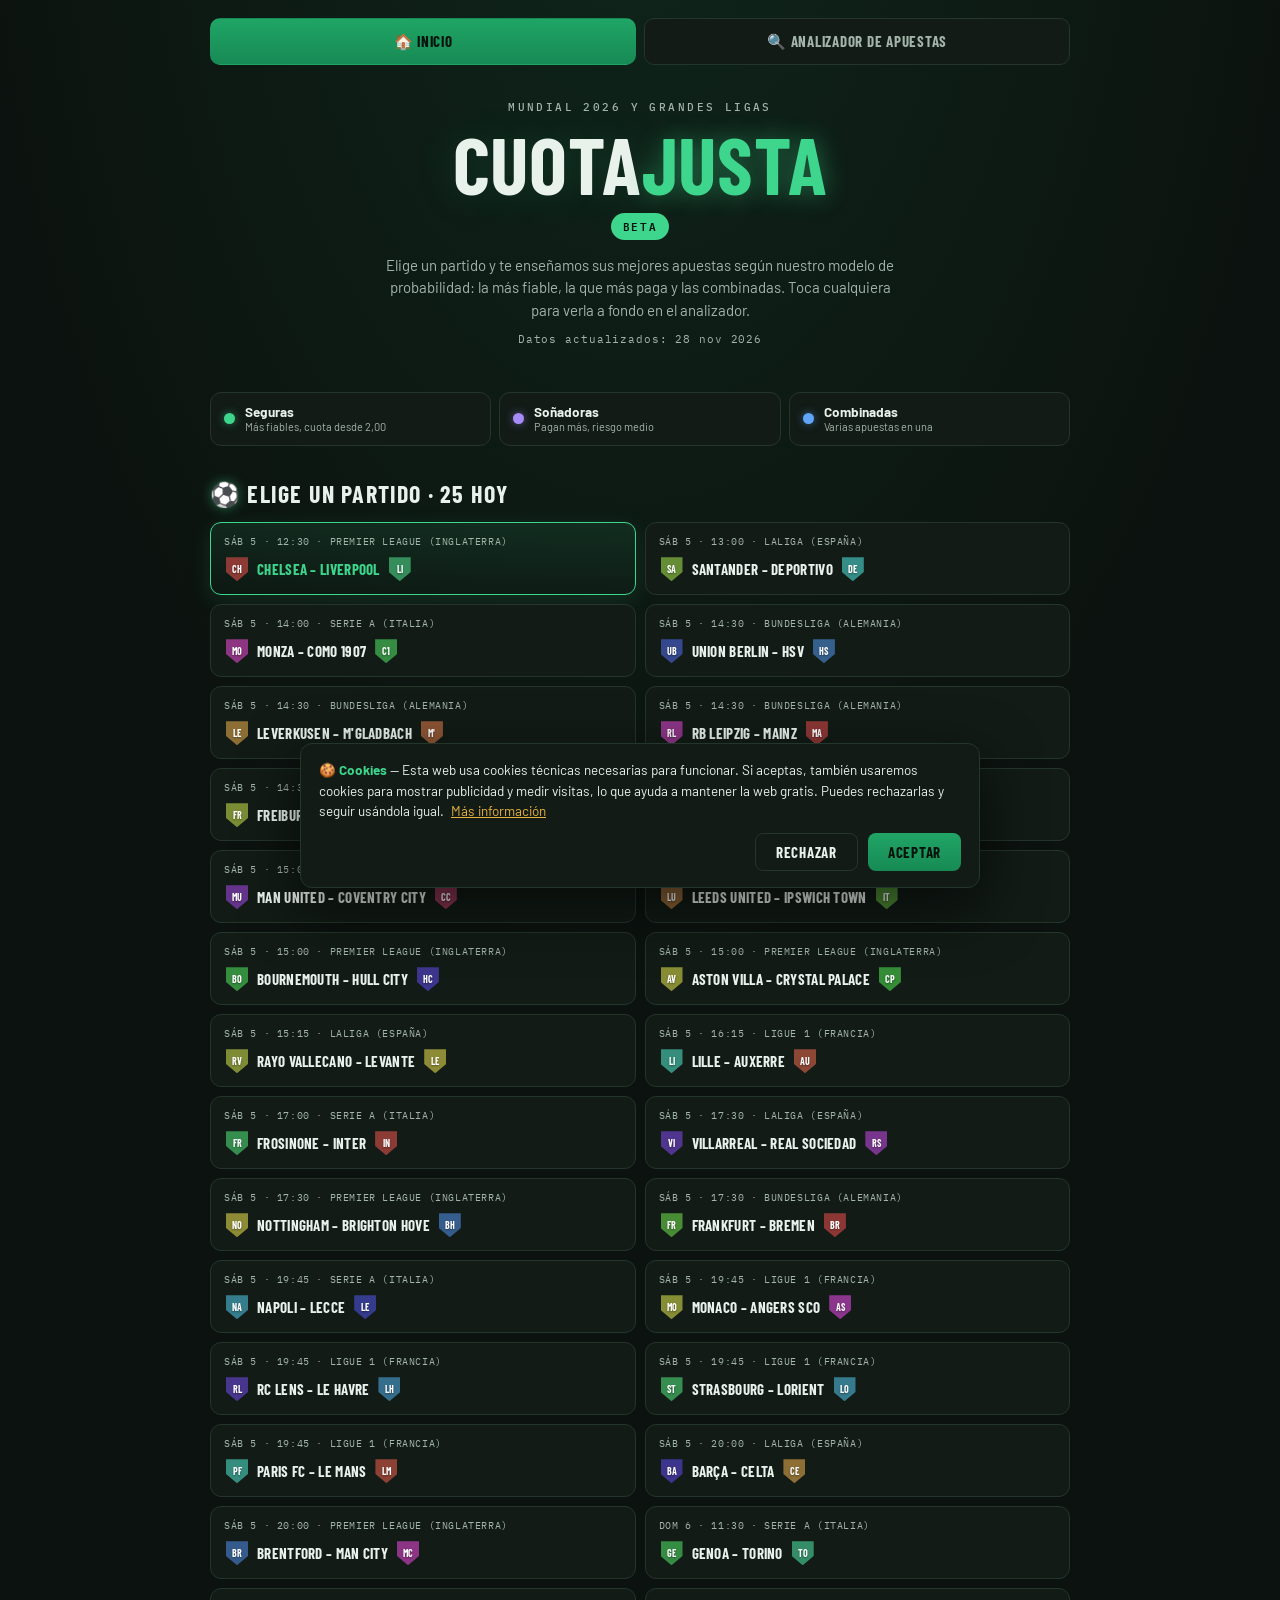
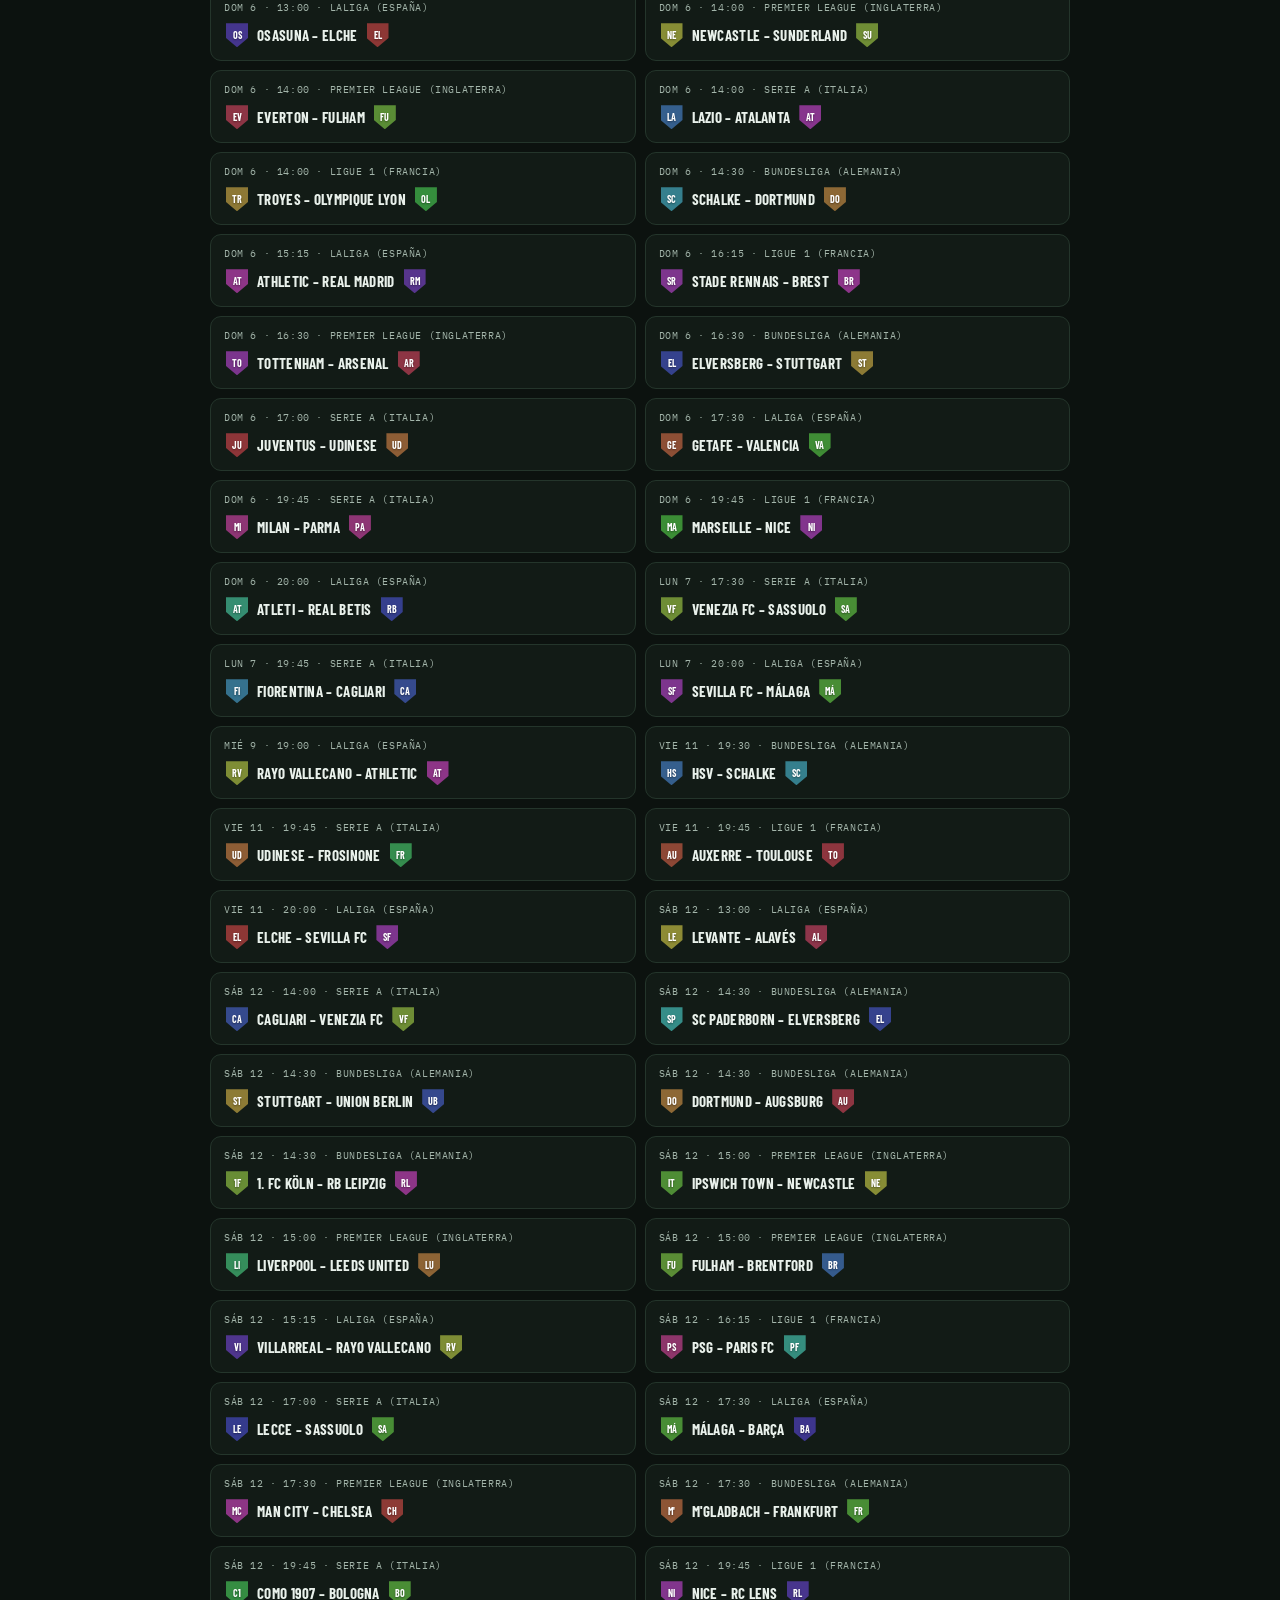
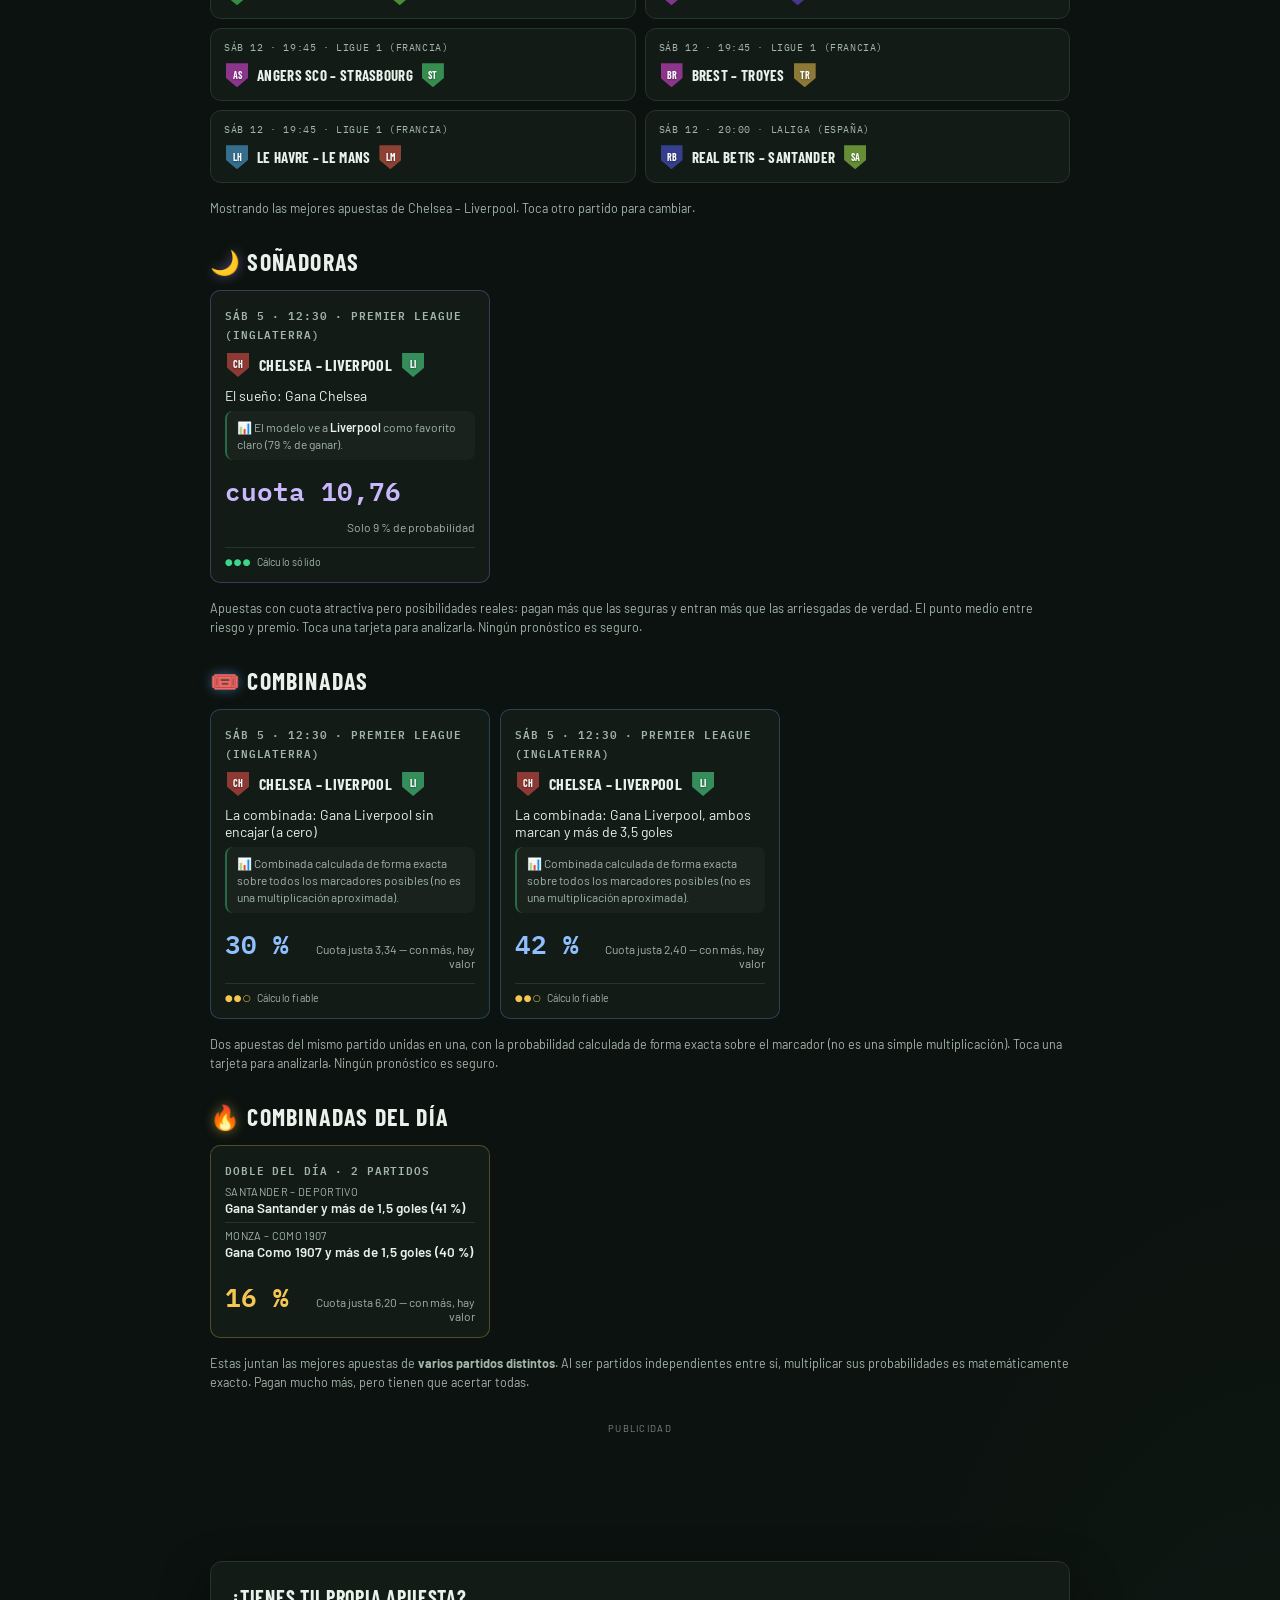
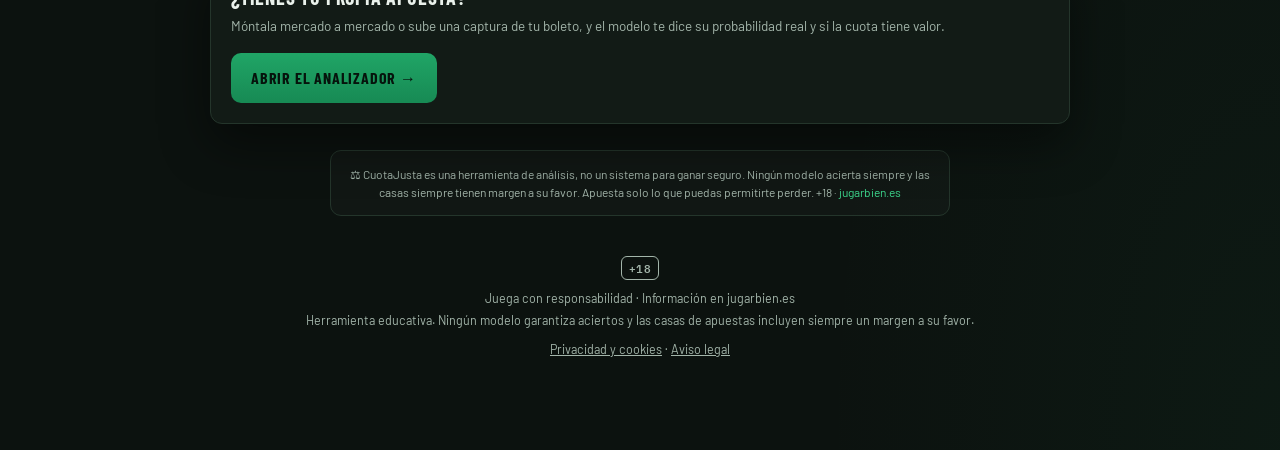
<file: index.html>
<!DOCTYPE html>
<html lang="es">
<head><meta name="google-site-verification" content="9Vh0uWkeFZLdjZWVwRnx1smApeK9F9QoQM45PeEHUjU" />
<meta charset="UTF-8">
<meta name="viewport" content="width=device-width, initial-scale=1.0">
<title>CuotaJusta · Cuota del día, combinadas y apuestas soñadoras</title>
<meta name="description" content="Cuota del día, combinadas y apuestas soñadoras del Mundial 2026 y las grandes ligas, calculadas cada día con un modelo de probabilidad. Gratis, sin registro.">
<meta name="keywords" content="cuota del dia, apuestas futbol hoy, combinadas futbol, pronosticos Mundial 2026, cuota justa, valor apuesta">
<meta name="author" content="CuotaJusta">
<meta name="robots" content="index, follow">
<link rel="canonical" href="https://cuotajusta.es/">

<meta property="og:type" content="website">
<meta property="og:site_name" content="CuotaJusta">
<meta property="og:title" content="CuotaJusta · Cuota del día, combinadas y apuestas soñadoras">
<meta property="og:description" content="Cada día, la apuesta más fiable, la más arriesgada con premio y las mejores combinadas del Mundial 2026 y las grandes ligas.">
<meta property="og:url" content="https://cuotajusta.es/">
<meta property="og:image" content="https://cuotajusta.es/og-image.jpg">
<meta property="og:image:width" content="1200">
<meta property="og:image:height" content="630">
<meta property="og:locale" content="es_ES">

<meta name="twitter:card" content="summary_large_image">
<meta name="twitter:title" content="CuotaJusta · Cuota del día, combinadas y apuestas soñadoras">
<meta name="twitter:description" content="La apuesta más fiable de cada partido, calculada cada día con un modelo de probabilidad.">
<meta name="twitter:image" content="https://cuotajusta.es/og-image.jpg">

<script type="application/ld+json">
{
  "@context": "https://schema.org",
  "@type": "WebApplication",
  "name": "CuotaJusta",
  "url": "https://cuotajusta.es/",
  "description": "Cuota del día, combinadas y apuestas soñadoras del Mundial 2026 y las grandes ligas, calculadas con un modelo de probabilidad de Poisson.",
  "applicationCategory": "SportsApplication",
  "operatingSystem": "Web",
  "inLanguage": "es",
  "offers": { "@type": "Offer", "price": "0", "priceCurrency": "EUR" }
}
</script>

<link rel="icon" type="image/svg+xml" href="favicon.svg">
<link rel="preconnect" href="https://fonts.googleapis.com">
<link rel="preconnect" href="https://fonts.gstatic.com" crossorigin>
<link href="https://fonts.googleapis.com/css2?family=Barlow+Condensed:wght@600;700&family=Barlow:wght@400;500;600&family=IBM+Plex+Mono:wght@500;600&display=swap" rel="stylesheet">
<link rel="stylesheet" href="estilos.css">

<!-- Consentimiento de anuncios (RGPD). Debe ir SIEMPRE antes del script de AdSense.
     Por defecto DENEGADO: Google no usa cookies de publicidad hasta que el usuario
     pulsa "Aceptar" en el banner (cookies.js hace el 'update' a granted). -->
<script>
  window.dataLayer = window.dataLayer || [];
  function gtag(){ dataLayer.push(arguments); }
  (function(){
    var ok = false;
    try { ok = localStorage.getItem("cuotajusta_cookies") === "si"; } catch (e) {}
    var v = ok ? "granted" : "denied";
    gtag("consent", "default", {
      ad_storage: v, ad_user_data: v, ad_personalization: v, analytics_storage: v
    });
  })();
</script>
<script async src="https://pagead2.googlesyndication.com/pagead/js/adsbygoogle.js?client=ca-pub-1472848221494637" crossorigin="anonymous"></script>
</head>
<body>

<a href="#contenido" class="saltar-contenido">Saltar al contenido</a>

<nav class="tabs" aria-label="Navegación principal">
  <a href="index.html" class="activa" aria-current="page">🏠 Inicio</a>
  <a href="analizador.html">🔍 Analizador de apuestas</a>
</nav>

<div class="wrap" id="contenido">

  <header>
    <p class="eyebrow">Mundial 2026 y grandes ligas</p>
    <h1>Cuota<span class="justa">Justa</span></h1>
    <span class="demo-badge">Beta</span>
    <p class="lede">Elige un partido y te enseñamos sus mejores apuestas según nuestro modelo de probabilidad: la más fiable, la que más paga y las combinadas. Toca cualquiera para verla a fondo en el analizador.</p>
    <p class="fecha-datos" id="fecha-datos"></p>
  </header>

  <div class="leyenda">
    <a href="#cd" class="ley-item ley-seg">
      <span class="ley-punto"></span>
      <span class="ley-txt"><b>Seguras</b><span>Más fiables, cuota desde 2,00</span></span>
    </a>
    <a href="#sonadoras" class="ley-item ley-son">
      <span class="ley-punto"></span>
      <span class="ley-txt"><b>Soñadoras</b><span>Pagan más, riesgo medio</span></span>
    </a>
    <a href="#combinadas" class="ley-item ley-com">
      <span class="ley-punto"></span>
      <span class="ley-txt"><b>Combinadas</b><span>Varias apuestas en una</span></span>
    </a>
  </div>

  <section class="selector-partido" id="selector-partido">
    <h2 class="cd-titulo"><span class="estrella-p">⚽</span> <span id="sp-titulo-txt">Elige un partido</span></h2>
    <div class="sp-lista" id="sp-lista"></div>
    <p class="cd-nota" id="sp-nota">Toca un partido para ver sus mejores apuestas según el modelo.</p>
  </section>

  <section class="cd" id="cd">
    <h2 class="cd-titulo"><span class="estrella">⭐</span> <span id="cd-titulo-txt">Segura</span></h2>
    <div class="cd-cards" id="cd-cards"></div>
    <p class="cd-nota">La selección más fiable de este partido según el modelo. La «cuota justa» es tu listón: si tu casa paga más, la apuesta tiene valor. Toca una tarjeta para analizarla en el analizador de apuestas. Ningún pronóstico es seguro.</p>
  </section>

  <section class="cd sonadoras" id="sonadoras">
    <h2 class="cd-titulo"><span class="estrella-s">🌙</span> Soñadoras</h2>
    <div class="cd-cards" id="son-cards"></div>
    <p class="cd-nota">Apuestas con cuota atractiva pero posibilidades reales: pagan más que las seguras y entran más que las arriesgadas de verdad. El punto medio entre riesgo y premio. Toca una tarjeta para analizarla. Ningún pronóstico es seguro.</p>
  </section>

  <section class="cd combinadas" id="combinadas">
    <h2 class="cd-titulo"><span class="estrella-c">🎟️</span> Combinadas</h2>
    <div class="cd-cards" id="comb-cards"></div>
    <p class="cd-nota">Dos apuestas del mismo partido unidas en una, con la probabilidad calculada de forma exacta sobre el marcador (no es una simple multiplicación). Toca una tarjeta para analizarla. Ningún pronóstico es seguro.</p>
  </section>

  <section class="cd multi" id="multi">
    <h2 class="cd-titulo"><span class="estrella-m">🔥</span> Combinadas del día</h2>
    <div class="cd-cards" id="multi-cards"></div>
    <p class="cd-nota">Estas juntan las mejores apuestas de <b>varios partidos distintos</b>. Al ser partidos independientes entre sí, multiplicar sus probabilidades es matemáticamente exacto. Pagan mucho más, pero tienen que acertar todas.</p>
  </section>

  <section class="sin-partidos" id="sin-partidos">
    <p class="sin-partidos-emoji">⚽💤</p>
    <p class="sin-partidos-titulo">No hay partidos en las próximas dos semanas</p>
    <p class="sin-partidos-txt">En cuanto football-data.org publique el calendario, aquí aparecerán la cuota del día, las soñadoras y las combinadas. Mientras tanto, puedes analizar cualquier apuesta tuya en el analizador.</p>
    <a href="analizador.html" class="cta-btn">Abrir el analizador →</a>
  </section>

  <!-- Anuncio. Se oculta solo si la portada se queda sin partidos: las políticas de
       AdSense no permiten anuncios en páginas sin contenido propio. -->
  <div class="anuncio" id="anuncio-portada">
    <span class="anuncio-etiqueta">Publicidad</span>
    <ins class="adsbygoogle"
         style="display:block"
         data-ad-client="ca-pub-1472848221494637"
         data-ad-slot="1144121895"
         data-ad-format="auto"
         data-full-width-responsive="true"></ins>
  </div>

  <section class="cd" style="display:block" id="cta-analizador">
    <div class="cta-caja">
      <div>
        <p class="cta-titulo">¿Tienes tu propia apuesta?</p>
        <p class="cta-sub">Móntala mercado a mercado o sube una captura de tu boleto, y el modelo te dice su probabilidad real y si la cuota tiene valor.</p>
      </div>
      <a href="analizador.html" class="cta-btn">Abrir el analizador →</a>
    </div>
  </section>

  <p class="aviso-honesto">
    ⚖️ CuotaJusta es una herramienta de análisis, no un sistema para ganar seguro. Ningún modelo acierta siempre y las casas siempre tienen margen a su favor. Apuesta solo lo que puedas permitirte perder. +18 · <a href="https://www.jugarbien.es" target="_blank" rel="noopener">jugarbien.es</a>
  </p>

</div>

<div class="cookies" id="cookies" role="dialog" aria-label="Aviso de cookies">
  <div class="cookies-txt">
    <b>🍪 Cookies</b> — Esta web usa cookies técnicas necesarias para funcionar. Si aceptas, también usaremos cookies para mostrar publicidad y medir visitas, lo que ayuda a mantener la web gratis. Puedes rechazarlas y seguir usándola igual.
    <a href="#" id="cookies-mas">Más información</a>
  </div>
  <div class="cookies-btns">
    <button type="button" class="cookies-rechazar" id="cookies-rechazar">Rechazar</button>
    <button type="button" class="cookies-aceptar" id="cookies-aceptar">Aceptar</button>
  </div>
  <div class="cookies-detalle" id="cookies-detalle">
    <b>Cookies técnicas (siempre activas):</b> necesarias para que la web funcione y para recordar tu elección sobre cookies. No requieren consentimiento.<br>
    <b>Cookies de publicidad y medición (opcionales):</b> solo se activan si pulsas «Aceptar». Sirven para mostrar anuncios y contar visitas de forma anónima. Puedes cambiar de opinión borrando los datos del navegador. Esta web es una herramienta educativa (+18); juega con responsabilidad (jugarbien.es).
  </div>
</div>

<footer>
  <span class="mas18">+18</span><br>
  Juega con responsabilidad · Información en jugarbien.es<br>
  Herramienta educativa. Ningún modelo garantiza aciertos y las casas de apuestas incluyen siempre un margen a su favor.<br>
  <span class="footer-legal">
    <a href="privacidad.html">Privacidad y cookies</a> ·
    <a href="aviso-legal.html">Aviso legal</a>
  </span>
</footer>

<script src="datos_respaldo.js"></script>
<script src="datos.js"></script>
<script src="motor.js"></script>
<script src="cookies.js"></script>
<script>
(function(){
  "use strict";
  function $(id){ return document.getElementById(id); }

  $("fecha-datos").textContent = "Datos actualizados: " + fFecha(DATOS.actualizado);

  // Tarjeta de cuota/soñadora/combinada: al tocarla, navega al analizador
  // con el partido y la selección ya preparados en la URL.
  function crearTarjeta(x, elegida, tipo){
    var ctx = { comp: x.comp, L: x.p[0], V: x.p[1] };
    var card = document.createElement("button");
    card.type = "button";
    card.className = "cd-card";
    var tipoTxt = tipo === "sonadora" ? "Apuesta soñadora" : (tipo === "combo" ? "Combinada" : "Apuesta segura");
    card.setAttribute("aria-label",
      tipoTxt + " para " + nombreES(ctx.L) + " contra " + nombreES(ctx.V) + ": " +
      describir(elegida.sel, ctx) + ". Probabilidad " + fPct(elegida.p, 0) +
      ", cuota justa " + fNum(1 / elegida.p, 2) + ". Pulsa para analizarla.");

    var fecha = document.createElement("span");
    fecha.className = "cd-fecha";
    fecha.textContent = fFechaHora(x.p[2]) + " · " + x.compN;

    var equipos = document.createElement("div");
    equipos.className = "cd-equipos";
    var e1 = document.createElement("span"); e1.className = "escudo mini";
    var e2 = document.createElement("span"); e2.className = "escudo mini";
    pintarEscudo(e1, ctx.L, ctx.comp);
    pintarEscudo(e2, ctx.V, ctx.comp);
    var nom = document.createElement("span");
    nom.textContent = nombreES(ctx.L) + " – " + nombreES(ctx.V);
    equipos.appendChild(e1); equipos.appendChild(nom); equipos.appendChild(e2);

    var pick = document.createElement("p");
    pick.className = "cd-pick";
    var prefijo = tipo === "sonadora" ? "El sueño: " : (tipo === "combo" ? "La combinada: " : "La apuesta: ");
    pick.textContent = prefijo + describir(elegida.sel, ctx);

    // Análisis: el "por qué" de la apuesta
    if (elegida.analisis){
      var analisis = document.createElement("p");
      analisis.className = "cd-analisis";
      analisis.innerHTML = "📊 " + elegida.analisis;
      pick.appendChild(analisis);
    }

    var abajo = document.createElement("div");
    abajo.className = "cd-abajo";
    var prob = document.createElement("span");
    prob.className = tipo === "sonadora" ? "cd-cuota-alta" : "cd-prob";
    prob.textContent = tipo === "sonadora" ? ("cuota " + fNum(1 / elegida.p, 2)) : fPct(elegida.p, 0);
    var justa = document.createElement("span");
    justa.className = "cd-justa";
    justa.textContent = tipo === "sonadora"
      ? ("Solo " + fPct(elegida.p, 0) + " de probabilidad")
      : ("Cuota justa " + fNum(1 / elegida.p, 2) + " — con más, hay valor");
    abajo.appendChild(prob); abajo.appendChild(justa);

    // Sello de confianza del cálculo
    if (elegida.conf){
      var conf = document.createElement("span");
      conf.className = "cd-conf cd-conf-" + elegida.conf;
      var puntos = elegida.conf >= 3 ? "●●●" : (elegida.conf === 2 ? "●●○" : "●○○");
      conf.innerHTML = '<span class="cd-conf-p">' + puntos + '</span> ' +
        (elegida.conf >= 3 ? "Cálculo sólido" : (elegida.conf === 2 ? "Cálculo fiable" : "Estimación aprox."));
      abajo.appendChild(conf);
    }

    card.appendChild(fecha); card.appendChild(equipos);
    card.appendChild(pick); card.appendChild(abajo);

    card.addEventListener("click", function(){
      var params = new URLSearchParams();
      params.set("c", x.compN);
      params.set("l", x.p[0]);
      params.set("v", x.p[1]);
      params.set("f", x.p[2]);
      params.set("s", JSON.stringify(elegida.sel));
      window.location.href = "analizador.html?" + params.toString();
    });
    return card;
  }

  // ===== SELECTOR DE PARTIDO =====
  // La portada ya no vuelca todas las apuestas de todos los partidos de golpe:
  // se elige un partido y solo se muestran SUS mejores apuestas.
  var PARTIDOS = partidosParaTarjetas();
  var idxActivo = -1;

  function crearTarjetaPartido(x, i){
    var btn = document.createElement("button");
    btn.type = "button";
    btn.className = "sp-card";
    btn.setAttribute("data-idx", i);
    btn.setAttribute("aria-label",
      "Ver apuestas de " + nombreES(x.p[0]) + " contra " + nombreES(x.p[1]) +
      ", " + fFechaHora(x.p[2]) + ", " + x.compN);

    var fecha = document.createElement("span");
    fecha.className = "sp-fecha";
    fecha.textContent = fFechaHora(x.p[2]) + " · " + x.compN;

    var equipos = document.createElement("span");
    equipos.className = "sp-equipos";
    var e1 = document.createElement("span"); e1.className = "escudo mini";
    var e2 = document.createElement("span"); e2.className = "escudo mini";
    pintarEscudo(e1, x.p[0], x.comp);
    pintarEscudo(e2, x.p[1], x.comp);
    var nom = document.createElement("span");
    nom.className = "sp-nombres";
    nom.textContent = nombreES(x.p[0]) + " – " + nombreES(x.p[1]);
    equipos.appendChild(e1); equipos.appendChild(nom); equipos.appendChild(e2);

    btn.appendChild(fecha);
    btn.appendChild(equipos);
    btn.addEventListener("click", function(){ elegirPartido(i); });
    return btn;
  }

  function construirSelector(){
    var cont = $("sp-lista");
    cont.innerHTML = "";
    PARTIDOS.forEach(function(x, i){ cont.appendChild(crearTarjetaPartido(x, i)); });

    var hoy = new Date().toDateString();
    var nHoy = PARTIDOS.filter(function(x){ return new Date(x.p[2]).toDateString() === hoy; }).length;
    $("sp-titulo-txt").textContent = nHoy
      ? "Elige un partido · " + nHoy + (nHoy === 1 ? " hoy" : " hoy")
      : "Elige un partido";
  }

  // Pinta las apuestas del partido elegido en las tres secciones.
  function elegirPartido(i){
    idxActivo = i;
    var x = PARTIDOS[i];

    // Marcar visualmente la tarjeta activa
    var tarjetas = $("sp-lista").querySelectorAll(".sp-card");
    for (var k = 0; k < tarjetas.length; k++){
      var activa = parseInt(tarjetas[k].getAttribute("data-idx"), 10) === i;
      tarjetas[k].classList.toggle("activa", activa);
      tarjetas[k].setAttribute("aria-pressed", activa ? "true" : "false");
    }

    var ctx = { comp: x.comp, L: x.p[0], V: x.p[1] };
    var m = calcularPartido(ctx.comp, ctx.L, ctx.V);
    var POR_SECCION = 2; // pocas y buenas: la portada no debe saturar

    // 1) Seguras
    var cont = $("cd-cards"); cont.innerHTML = "";
    mejoresApuestas(ctx, m, POR_SECCION).forEach(function(c){
      cont.appendChild(crearTarjeta(x, c, "segura"));
    });
    $("cd").classList.toggle("visible", cont.children.length > 0);

    // 2) Soñadoras
    var cont2 = $("son-cards"); cont2.innerHTML = "";
    apuestasSonadoras(ctx, m, POR_SECCION).forEach(function(c){
      cont2.appendChild(crearTarjeta(x, c, "sonadora"));
    });
    $("sonadoras").classList.toggle("visible", cont2.children.length > 0);

    // 3) Combinadas del mismo partido
    var cont3 = $("comb-cards"); cont3.innerHTML = "";
    combosDisponibles(ctx, m).slice(0, POR_SECCION).forEach(function(c){
      cont3.appendChild(crearTarjeta(x, c, "combo"));
    });
    $("combinadas").classList.toggle("visible", cont3.children.length > 0);

    $("sp-nota").textContent = "Mostrando las mejores apuestas de " +
      nombreES(x.p[0]) + " – " + nombreES(x.p[1]) + ". Toca otro partido para cambiar.";
  }

  // Tarjeta de combinada de VARIOS partidos: cada pierna con su partido,
  // probabilidad total = producto exacto (partidos independientes de verdad).
  function crearTarjetaMulti(titulo, piernas){
    var card = document.createElement("button");
    card.type = "button";
    card.className = "cd-card cd-card-multi";

    var cab = document.createElement("span");
    cab.className = "cd-fecha";
    cab.textContent = titulo + " · " + piernas.length + " partidos";
    card.appendChild(cab);

    var pTotal = 1;
    piernas.forEach(function(pi){
      pTotal *= pi.p;
      var linea = document.createElement("div");
      linea.className = "cd-leg";
      var eq = document.createElement("span");
      eq.className = "cd-leg-partido";
      eq.textContent = nombreES(pi.x.p[0]) + " – " + nombreES(pi.x.p[1]);
      var ap = document.createElement("span");
      ap.className = "cd-leg-apuesta";
      ap.textContent = describir(pi.c.sel, { comp: pi.x.comp, L: pi.x.p[0], V: pi.x.p[1] }) + " (" + fPct(pi.c.p, 0) + ")";
      linea.appendChild(eq); linea.appendChild(ap);
      card.appendChild(linea);
    });

    var abajo = document.createElement("div");
    abajo.className = "cd-abajo";
    var prob = document.createElement("span");
    prob.className = "cd-prob";
    prob.textContent = fPct(pTotal, 0);
    var justa = document.createElement("span");
    justa.className = "cd-justa";
    justa.textContent = "Cuota justa " + fNum(1 / pTotal, 2) + " — con más, hay valor";
    abajo.appendChild(prob); abajo.appendChild(justa);
    card.appendChild(abajo);

    card.addEventListener("click", function(){
      var multi = piernas.map(function(pi){
        return { c: pi.x.compN, l: pi.x.p[0], v: pi.x.p[1], f: pi.x.p[2], s: pi.c.sel };
      });
      window.location.href = "analizador.html?m=" + encodeURIComponent(JSON.stringify(multi));
    });
    return card;
  }

  // Combinadas de varios partidos: no dependen del partido elegido, se calculan
  // una sola vez con los partidos más próximos.
  function construirMulti(){
    var cont = $("multi-cards"); cont.innerHTML = "";
    if (PARTIDOS.length < 2) return;
    var piernas = PARTIDOS.slice(0, 3).map(function(x){
      var ctx = { comp: x.comp, L: x.p[0], V: x.p[1] };
      var m = calcularPartido(ctx.comp, ctx.L, ctx.V);
      var mejores = mejoresApuestas(ctx, m, 1);
      return mejores.length ? { x: x, c: mejores[0], p: mejores[0].p } : null;
    }).filter(Boolean);
    if (piernas.length >= 2) cont.appendChild(crearTarjetaMulti("Doble del día", piernas.slice(0, 2)));
    if (piernas.length >= 3) cont.appendChild(crearTarjetaMulti("Triple del día", piernas));
    if (cont.children.length) $("multi").classList.add("visible");
  }

  // --- Arranque ---
  if (!PARTIDOS.length){
    // Sin partidos en las próximas dos semanas: nada que elegir ni que apostar.
    var leyenda = document.querySelector(".leyenda");
    if (leyenda) leyenda.style.display = "none";
    $("selector-partido").style.display = "none";
    $("sin-partidos").classList.add("visible");
    // Sin contenido propio no puede haber anuncio (políticas de AdSense).
    var anuncio = $("anuncio-portada");
    if (anuncio) anuncio.remove();
  } else {
    construirSelector();
    elegirPartido(0);   // arranca con el partido más próximo
    construirMulti();
    try { (window.adsbygoogle = window.adsbygoogle || []).push({}); } catch (e) {}
  }
})();
</script>
</body>
</html>
</file>
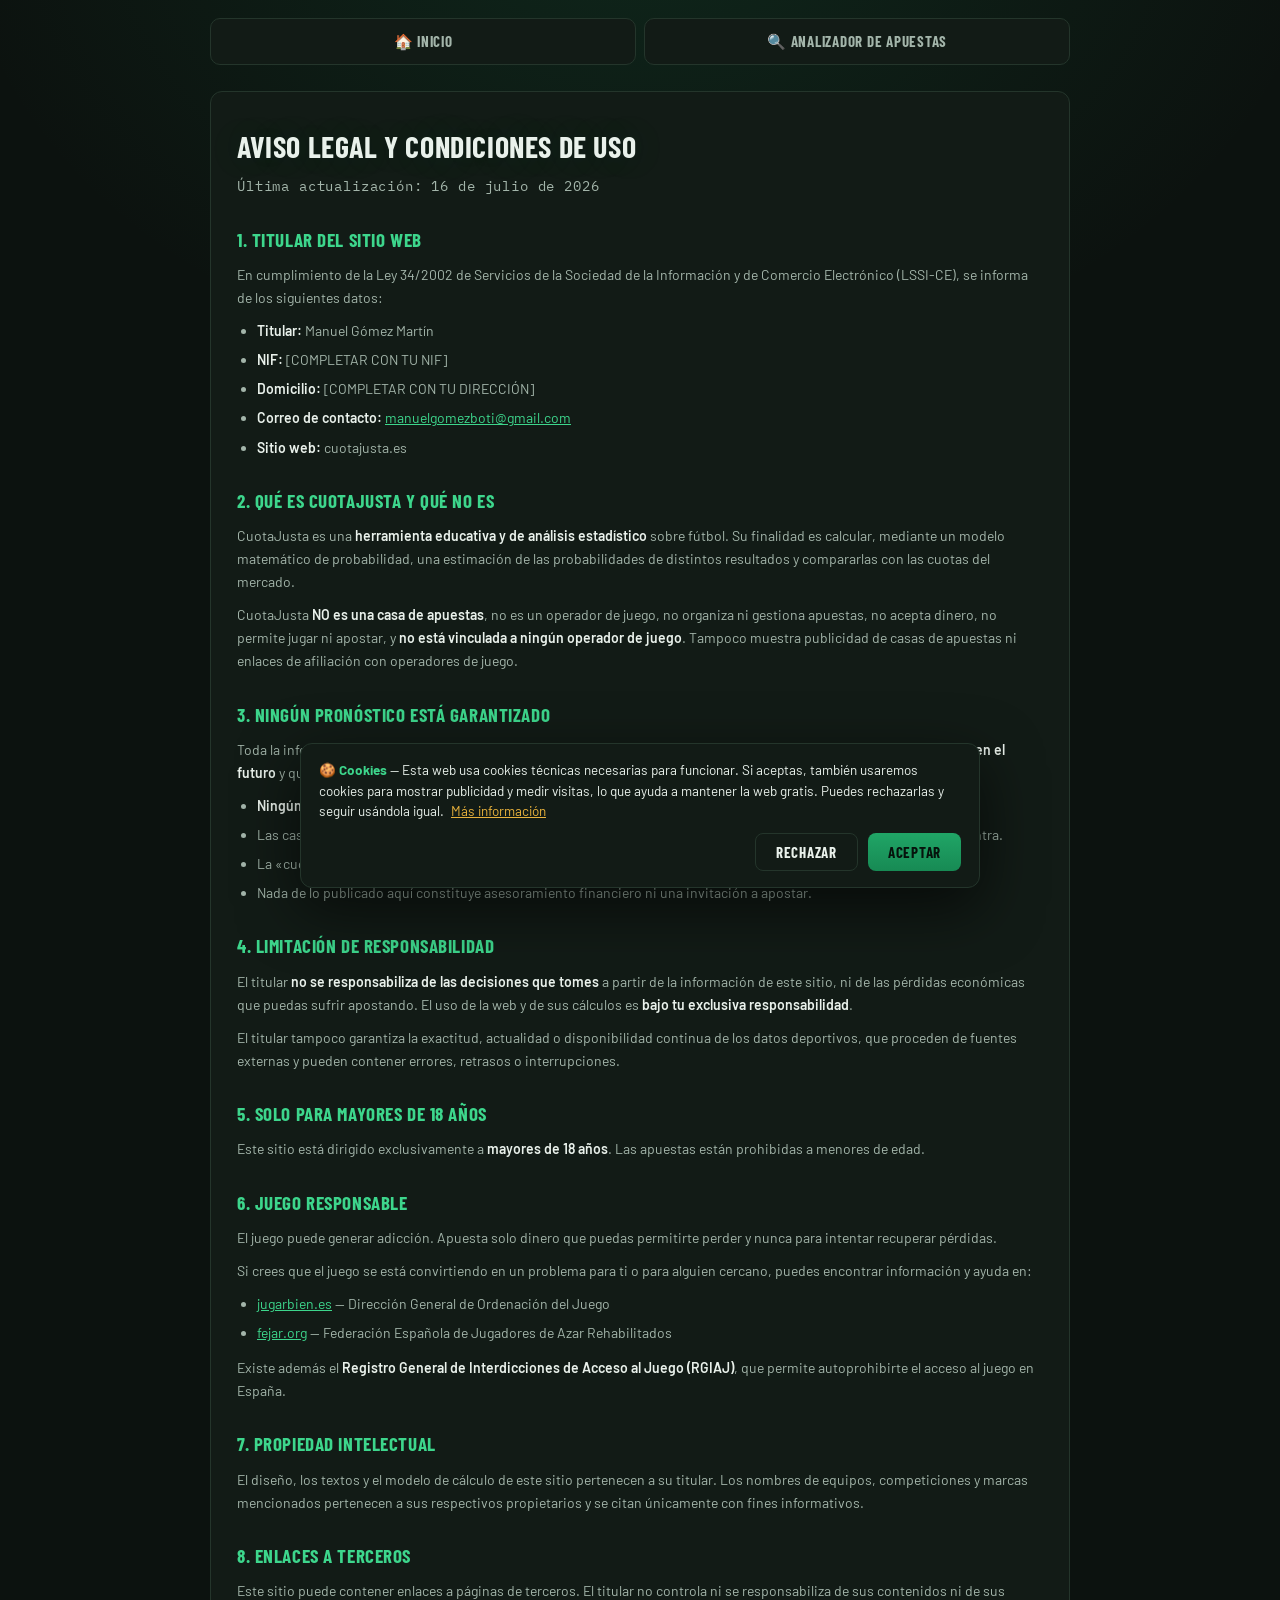
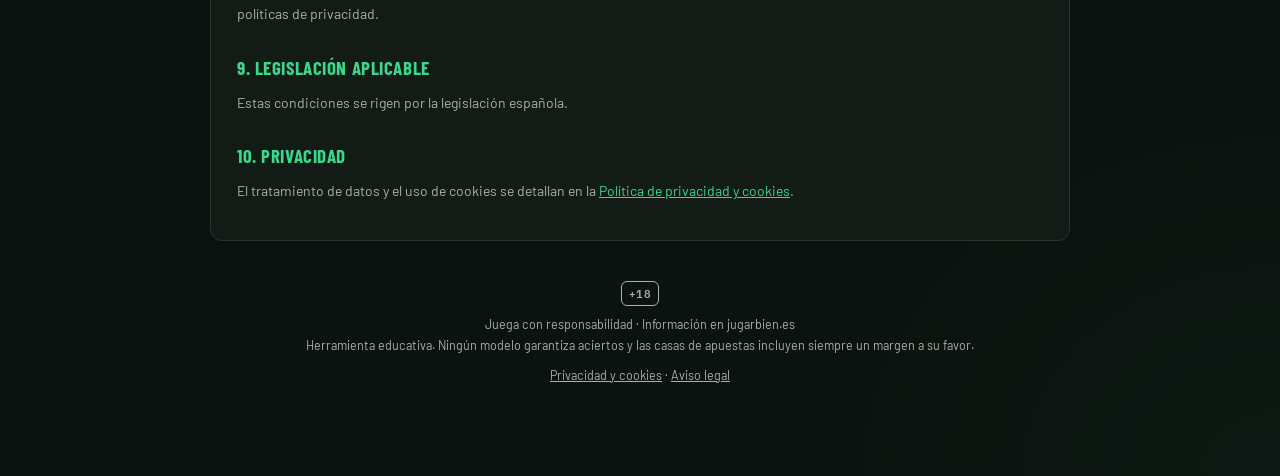
<file: aviso-legal.html>
<!DOCTYPE html>
<html lang="es">
<head>
<meta charset="UTF-8">
<meta name="viewport" content="width=device-width, initial-scale=1.0">
<title>Aviso legal y condiciones de uso · CuotaJusta</title>
<meta name="description" content="Aviso legal y condiciones de uso de CuotaJusta: titular, finalidad educativa, limitación de responsabilidad y juego responsable.">
<meta name="robots" content="index, follow">
<link rel="canonical" href="https://cuotajusta.es/aviso-legal.html">

<link rel="icon" type="image/svg+xml" href="favicon.svg">
<link rel="preconnect" href="https://fonts.googleapis.com">
<link rel="preconnect" href="https://fonts.gstatic.com" crossorigin>
<link href="https://fonts.googleapis.com/css2?family=Barlow+Condensed:wght@600;700&family=Barlow:wght@400;500;600&family=IBM+Plex+Mono:wght@500;600&display=swap" rel="stylesheet">
<link rel="stylesheet" href="estilos.css">
</head>
<body>

<a href="#contenido" class="saltar-contenido">Saltar al contenido</a>

<nav class="tabs" aria-label="Navegación principal">
  <a href="index.html">🏠 Inicio</a>
  <a href="analizador.html">🔍 Analizador de apuestas</a>
</nav>

<div class="wrap" id="contenido">

  <article class="legal">
    <h1 class="legal-h1">Aviso legal y condiciones de uso</h1>
    <p class="legal-fecha">Última actualización: 16 de julio de 2026</p>

    <h2>1. Titular del sitio web</h2>
    <p>En cumplimiento de la Ley 34/2002 de Servicios de la Sociedad de la Información y de Comercio Electrónico (LSSI-CE), se informa de los siguientes datos:</p>
    <ul>
      <li><b>Titular:</b> Manuel Gómez Martín</li>
      <li><b>NIF:</b> [COMPLETAR CON TU NIF]</li>
      <li><b>Domicilio:</b> [COMPLETAR CON TU DIRECCIÓN]</li>
      <li><b>Correo de contacto:</b> <a href="mailto:manuelgomezboti@gmail.com">manuelgomezboti@gmail.com</a></li>
      <li><b>Sitio web:</b> cuotajusta.es</li>
    </ul>

    <h2>2. Qué es CuotaJusta y qué NO es</h2>
    <p>CuotaJusta es una <b>herramienta educativa y de análisis estadístico</b> sobre fútbol. Su finalidad es calcular, mediante un modelo matemático de probabilidad, una estimación de las probabilidades de distintos resultados y compararlas con las cuotas del mercado.</p>
    <p>CuotaJusta <b>NO es una casa de apuestas</b>, no es un operador de juego, no organiza ni gestiona apuestas, no acepta dinero, no permite jugar ni apostar, y <b>no está vinculada a ningún operador de juego</b>. Tampoco muestra publicidad de casas de apuestas ni enlaces de afiliación con operadores de juego.</p>

    <h2>3. Ningún pronóstico está garantizado</h2>
    <p>Toda la información de este sitio es <b>orientativa y estimada</b>. Los cálculos se basan en modelos estadísticos que <b>no predicen el futuro</b> y que pueden fallar.</p>
    <ul>
      <li><b>Ningún modelo garantiza aciertos.</b> El deporte es imprevisible por naturaleza.</li>
      <li>Las casas de apuestas incluyen <b>siempre un margen a su favor</b>: a largo plazo, la probabilidad matemática está en tu contra.</li>
      <li>La «cuota justa» que muestra esta web es una <b>referencia teórica</b>, no una recomendación de apostar.</li>
      <li>Nada de lo publicado aquí constituye asesoramiento financiero ni una invitación a apostar.</li>
    </ul>

    <h2>4. Limitación de responsabilidad</h2>
    <p>El titular <b>no se responsabiliza de las decisiones que tomes</b> a partir de la información de este sitio, ni de las pérdidas económicas que puedas sufrir apostando. El uso de la web y de sus cálculos es <b>bajo tu exclusiva responsabilidad</b>.</p>
    <p>El titular tampoco garantiza la exactitud, actualidad o disponibilidad continua de los datos deportivos, que proceden de fuentes externas y pueden contener errores, retrasos o interrupciones.</p>

    <h2>5. Solo para mayores de 18 años</h2>
    <p>Este sitio está dirigido exclusivamente a <b>mayores de 18 años</b>. Las apuestas están prohibidas a menores de edad.</p>

    <h2>6. Juego responsable</h2>
    <p>El juego puede generar adicción. Apuesta solo dinero que puedas permitirte perder y nunca para intentar recuperar pérdidas.</p>
    <p>Si crees que el juego se está convirtiendo en un problema para ti o para alguien cercano, puedes encontrar información y ayuda en:</p>
    <ul>
      <li><a href="https://www.jugarbien.es" target="_blank" rel="noopener">jugarbien.es</a> — Dirección General de Ordenación del Juego</li>
      <li><a href="https://www.fejar.org" target="_blank" rel="noopener">fejar.org</a> — Federación Española de Jugadores de Azar Rehabilitados</li>
    </ul>
    <p>Existe además el <b>Registro General de Interdicciones de Acceso al Juego (RGIAJ)</b>, que permite autoprohibirte el acceso al juego en España.</p>

    <h2>7. Propiedad intelectual</h2>
    <p>El diseño, los textos y el modelo de cálculo de este sitio pertenecen a su titular. Los nombres de equipos, competiciones y marcas mencionados pertenecen a sus respectivos propietarios y se citan únicamente con fines informativos.</p>

    <h2>8. Enlaces a terceros</h2>
    <p>Este sitio puede contener enlaces a páginas de terceros. El titular no controla ni se responsabiliza de sus contenidos ni de sus políticas de privacidad.</p>

    <h2>9. Legislación aplicable</h2>
    <p>Estas condiciones se rigen por la legislación española.</p>

    <h2>10. Privacidad</h2>
    <p>El tratamiento de datos y el uso de cookies se detallan en la <a href="privacidad.html">Política de privacidad y cookies</a>.</p>
  </article>

</div>

<div class="cookies" id="cookies" role="dialog" aria-label="Aviso de cookies">
  <div class="cookies-txt">
    <b>🍪 Cookies</b> — Esta web usa cookies técnicas necesarias para funcionar. Si aceptas, también usaremos cookies para mostrar publicidad y medir visitas, lo que ayuda a mantener la web gratis. Puedes rechazarlas y seguir usándola igual.
    <a href="#" id="cookies-mas">Más información</a>
  </div>
  <div class="cookies-btns">
    <button type="button" class="cookies-rechazar" id="cookies-rechazar">Rechazar</button>
    <button type="button" class="cookies-aceptar" id="cookies-aceptar">Aceptar</button>
  </div>
  <div class="cookies-detalle" id="cookies-detalle">
    <b>Cookies técnicas (siempre activas):</b> necesarias para que la web funcione y para recordar tu elección sobre cookies. No requieren consentimiento.<br>
    <b>Cookies de publicidad y medición (opcionales):</b> solo se activan si pulsas «Aceptar». Sirven para mostrar anuncios y contar visitas de forma anónima. Puedes cambiar de opinión borrando los datos del navegador. Esta web es una herramienta educativa (+18); juega con responsabilidad (jugarbien.es).
  </div>
</div>

<footer>
  <span class="mas18">+18</span><br>
  Juega con responsabilidad · Información en jugarbien.es<br>
  Herramienta educativa. Ningún modelo garantiza aciertos y las casas de apuestas incluyen siempre un margen a su favor.<br>
  <span class="footer-legal">
    <a href="privacidad.html">Privacidad y cookies</a> ·
    <a href="aviso-legal.html">Aviso legal</a>
  </span>
</footer>

<script src="cookies.js"></script>
</body>
</html>
</file>
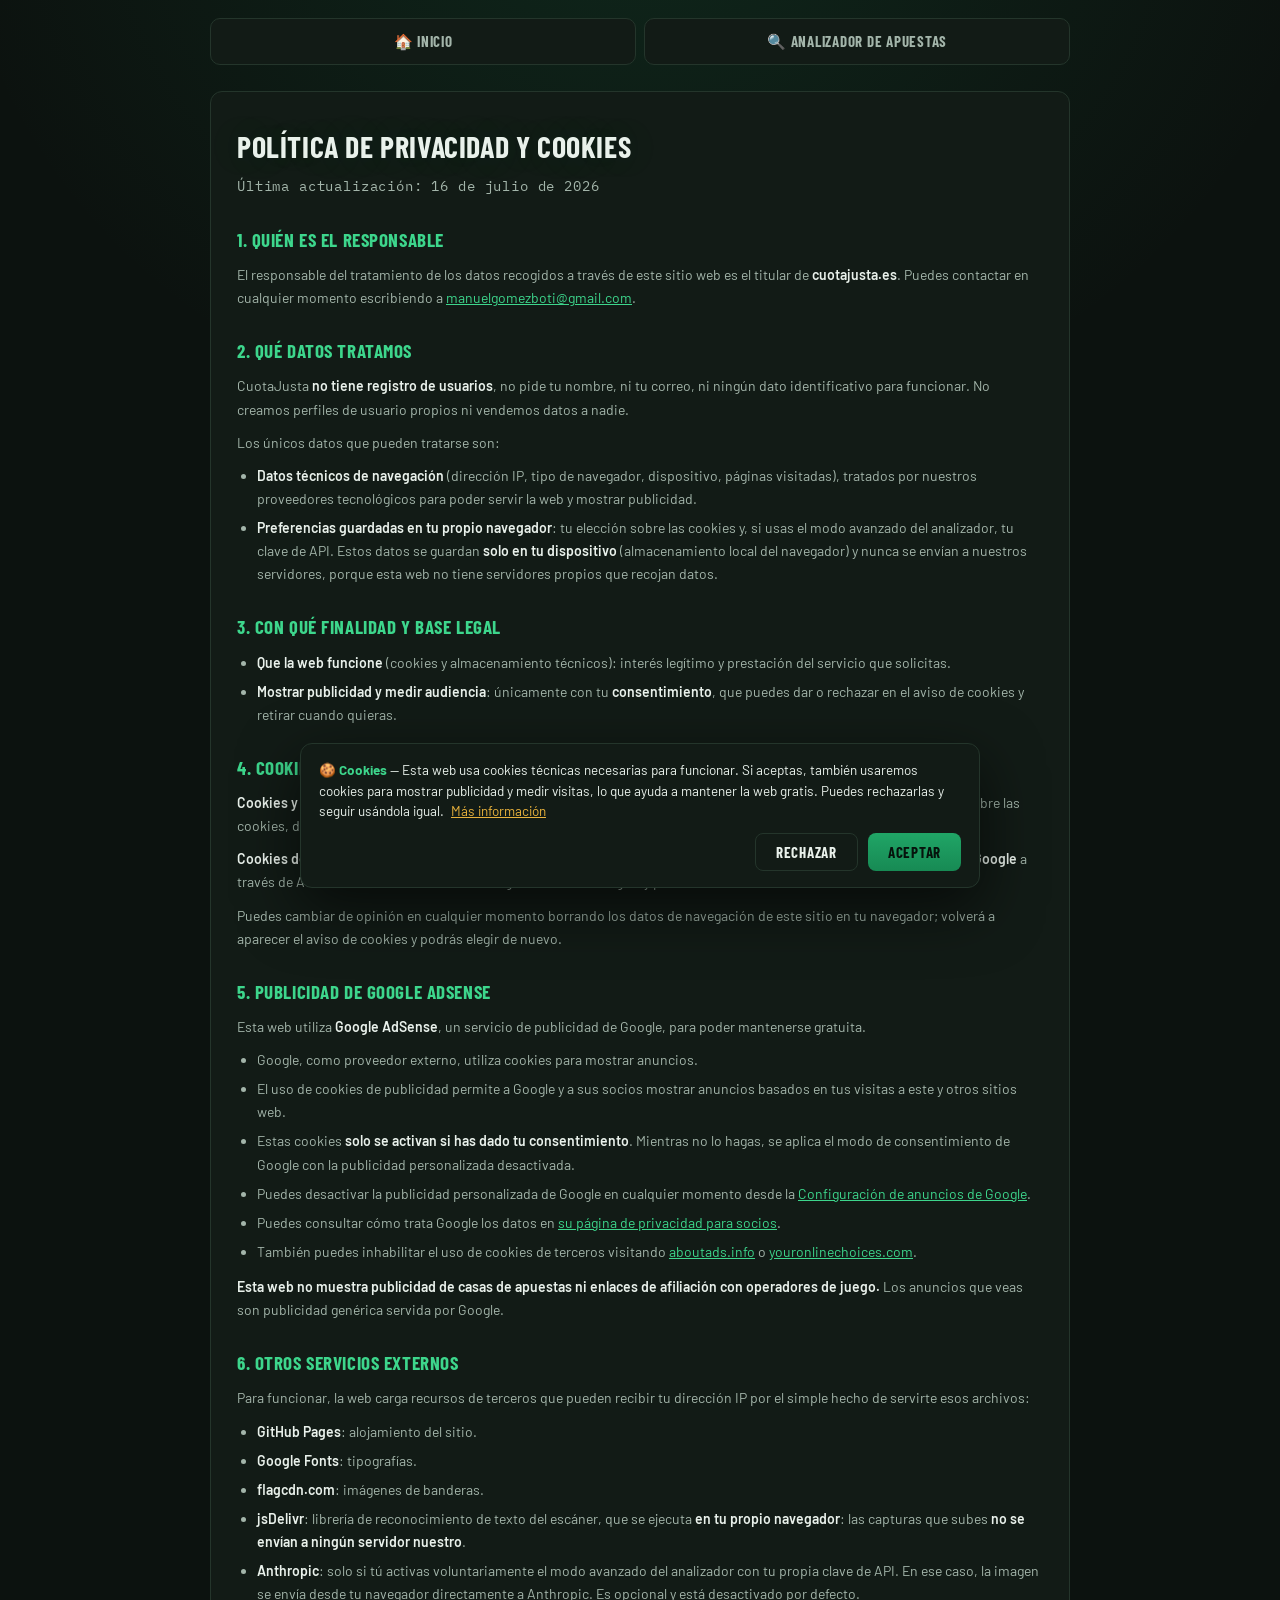
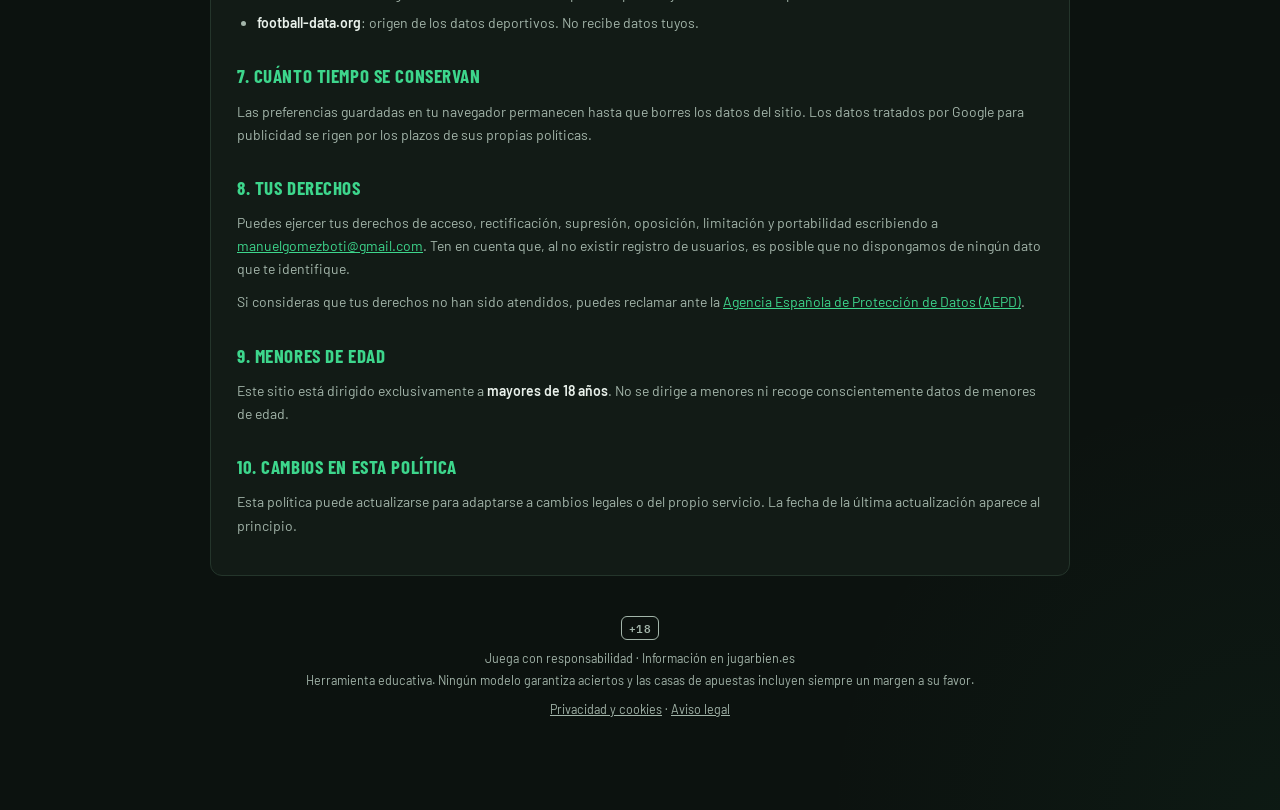
<file: privacidad.html>
<!DOCTYPE html>
<html lang="es">
<head>
<meta charset="UTF-8">
<meta name="viewport" content="width=device-width, initial-scale=1.0">
<title>Política de privacidad y cookies · CuotaJusta</title>
<meta name="description" content="Política de privacidad y de cookies de CuotaJusta: qué datos se tratan, qué cookies se usan, publicidad de Google AdSense y cómo ejercer tus derechos.">
<meta name="robots" content="index, follow">
<link rel="canonical" href="https://cuotajusta.es/privacidad.html">

<link rel="icon" type="image/svg+xml" href="favicon.svg">
<link rel="preconnect" href="https://fonts.googleapis.com">
<link rel="preconnect" href="https://fonts.gstatic.com" crossorigin>
<link href="https://fonts.googleapis.com/css2?family=Barlow+Condensed:wght@600;700&family=Barlow:wght@400;500;600&family=IBM+Plex+Mono:wght@500;600&display=swap" rel="stylesheet">
<link rel="stylesheet" href="estilos.css">
</head>
<body>

<a href="#contenido" class="saltar-contenido">Saltar al contenido</a>

<nav class="tabs" aria-label="Navegación principal">
  <a href="index.html">🏠 Inicio</a>
  <a href="analizador.html">🔍 Analizador de apuestas</a>
</nav>

<div class="wrap" id="contenido">

  <article class="legal">
    <h1 class="legal-h1">Política de privacidad y cookies</h1>
    <p class="legal-fecha">Última actualización: 16 de julio de 2026</p>

    <h2>1. Quién es el responsable</h2>
    <p>El responsable del tratamiento de los datos recogidos a través de este sitio web es el titular de <b>cuotajusta.es</b>. Puedes contactar en cualquier momento escribiendo a <a href="mailto:manuelgomezboti@gmail.com">manuelgomezboti@gmail.com</a>.</p>

    <h2>2. Qué datos tratamos</h2>
    <p>CuotaJusta <b>no tiene registro de usuarios</b>, no pide tu nombre, ni tu correo, ni ningún dato identificativo para funcionar. No creamos perfiles de usuario propios ni vendemos datos a nadie.</p>
    <p>Los únicos datos que pueden tratarse son:</p>
    <ul>
      <li><b>Datos técnicos de navegación</b> (dirección IP, tipo de navegador, dispositivo, páginas visitadas), tratados por nuestros proveedores tecnológicos para poder servir la web y mostrar publicidad.</li>
      <li><b>Preferencias guardadas en tu propio navegador</b>: tu elección sobre las cookies y, si usas el modo avanzado del analizador, tu clave de API. Estos datos se guardan <b>solo en tu dispositivo</b> (almacenamiento local del navegador) y nunca se envían a nuestros servidores, porque esta web no tiene servidores propios que recojan datos.</li>
    </ul>

    <h2>3. Con qué finalidad y base legal</h2>
    <ul>
      <li><b>Que la web funcione</b> (cookies y almacenamiento técnicos): interés legítimo y prestación del servicio que solicitas.</li>
      <li><b>Mostrar publicidad y medir audiencia</b>: únicamente con tu <b>consentimiento</b>, que puedes dar o rechazar en el aviso de cookies y retirar cuando quieras.</li>
    </ul>

    <h2>4. Cookies que utiliza esta web</h2>
    <p><b>Cookies y almacenamiento técnico (siempre activos).</b> Necesarios para que la web funcione y para recordar tu decisión sobre las cookies, de forma que no te preguntemos en cada visita. No requieren consentimiento y no sirven para publicidad.</p>
    <p><b>Cookies de publicidad y medición (opcionales).</b> Solo se activan si pulsas «Aceptar» en el aviso de cookies. Las gestiona <b>Google</b> a través de AdSense. Si las rechazas, la web sigue funcionando igual y podrás usar todas sus funciones.</p>
    <p>Puedes cambiar de opinión en cualquier momento borrando los datos de navegación de este sitio en tu navegador; volverá a aparecer el aviso de cookies y podrás elegir de nuevo.</p>

    <h2>5. Publicidad de Google AdSense</h2>
    <p>Esta web utiliza <b>Google AdSense</b>, un servicio de publicidad de Google, para poder mantenerse gratuita.</p>
    <ul>
      <li>Google, como proveedor externo, utiliza cookies para mostrar anuncios.</li>
      <li>El uso de cookies de publicidad permite a Google y a sus socios mostrar anuncios basados en tus visitas a este y otros sitios web.</li>
      <li>Estas cookies <b>solo se activan si has dado tu consentimiento</b>. Mientras no lo hagas, se aplica el modo de consentimiento de Google con la publicidad personalizada desactivada.</li>
      <li>Puedes desactivar la publicidad personalizada de Google en cualquier momento desde la <a href="https://www.google.com/settings/ads" target="_blank" rel="noopener">Configuración de anuncios de Google</a>.</li>
      <li>Puedes consultar cómo trata Google los datos en <a href="https://policies.google.com/technologies/partner-sites" target="_blank" rel="noopener">su página de privacidad para socios</a>.</li>
      <li>También puedes inhabilitar el uso de cookies de terceros visitando <a href="https://www.aboutads.info/choices/" target="_blank" rel="noopener">aboutads.info</a> o <a href="https://www.youronlinechoices.com/es/" target="_blank" rel="noopener">youronlinechoices.com</a>.</li>
    </ul>
    <p><b>Esta web no muestra publicidad de casas de apuestas ni enlaces de afiliación con operadores de juego.</b> Los anuncios que veas son publicidad genérica servida por Google.</p>

    <h2>6. Otros servicios externos</h2>
    <p>Para funcionar, la web carga recursos de terceros que pueden recibir tu dirección IP por el simple hecho de servirte esos archivos:</p>
    <ul>
      <li><b>GitHub Pages</b>: alojamiento del sitio.</li>
      <li><b>Google Fonts</b>: tipografías.</li>
      <li><b>flagcdn.com</b>: imágenes de banderas.</li>
      <li><b>jsDelivr</b>: librería de reconocimiento de texto del escáner, que se ejecuta <b>en tu propio navegador</b>: las capturas que subes <b>no se envían a ningún servidor nuestro</b>.</li>
      <li><b>Anthropic</b>: solo si tú activas voluntariamente el modo avanzado del analizador con tu propia clave de API. En ese caso, la imagen se envía desde tu navegador directamente a Anthropic. Es opcional y está desactivado por defecto.</li>
      <li><b>football-data.org</b>: origen de los datos deportivos. No recibe datos tuyos.</li>
    </ul>

    <h2>7. Cuánto tiempo se conservan</h2>
    <p>Las preferencias guardadas en tu navegador permanecen hasta que borres los datos del sitio. Los datos tratados por Google para publicidad se rigen por los plazos de sus propias políticas.</p>

    <h2>8. Tus derechos</h2>
    <p>Puedes ejercer tus derechos de acceso, rectificación, supresión, oposición, limitación y portabilidad escribiendo a <a href="mailto:manuelgomezboti@gmail.com">manuelgomezboti@gmail.com</a>. Ten en cuenta que, al no existir registro de usuarios, es posible que no dispongamos de ningún dato que te identifique.</p>
    <p>Si consideras que tus derechos no han sido atendidos, puedes reclamar ante la <a href="https://www.aepd.es" target="_blank" rel="noopener">Agencia Española de Protección de Datos (AEPD)</a>.</p>

    <h2>9. Menores de edad</h2>
    <p>Este sitio está dirigido exclusivamente a <b>mayores de 18 años</b>. No se dirige a menores ni recoge conscientemente datos de menores de edad.</p>

    <h2>10. Cambios en esta política</h2>
    <p>Esta política puede actualizarse para adaptarse a cambios legales o del propio servicio. La fecha de la última actualización aparece al principio.</p>
  </article>

</div>

<div class="cookies" id="cookies" role="dialog" aria-label="Aviso de cookies">
  <div class="cookies-txt">
    <b>🍪 Cookies</b> — Esta web usa cookies técnicas necesarias para funcionar. Si aceptas, también usaremos cookies para mostrar publicidad y medir visitas, lo que ayuda a mantener la web gratis. Puedes rechazarlas y seguir usándola igual.
    <a href="#" id="cookies-mas">Más información</a>
  </div>
  <div class="cookies-btns">
    <button type="button" class="cookies-rechazar" id="cookies-rechazar">Rechazar</button>
    <button type="button" class="cookies-aceptar" id="cookies-aceptar">Aceptar</button>
  </div>
  <div class="cookies-detalle" id="cookies-detalle">
    <b>Cookies técnicas (siempre activas):</b> necesarias para que la web funcione y para recordar tu elección sobre cookies. No requieren consentimiento.<br>
    <b>Cookies de publicidad y medición (opcionales):</b> solo se activan si pulsas «Aceptar». Sirven para mostrar anuncios y contar visitas de forma anónima. Puedes cambiar de opinión borrando los datos del navegador. Esta web es una herramienta educativa (+18); juega con responsabilidad (jugarbien.es).
  </div>
</div>

<footer>
  <span class="mas18">+18</span><br>
  Juega con responsabilidad · Información en jugarbien.es<br>
  Herramienta educativa. Ningún modelo garantiza aciertos y las casas de apuestas incluyen siempre un margen a su favor.<br>
  <span class="footer-legal">
    <a href="privacidad.html">Privacidad y cookies</a> ·
    <a href="aviso-legal.html">Aviso legal</a>
  </span>
</footer>

<script src="cookies.js"></script>
</body>
</html>
</file>
<file: estilos.css>
:root{
    --fondo:#0C120F;
    --panel:#121B16;
    --panel2:#18241D;
    --linea:#24352B;
    --verde:#20A566;
    --verde-osc:#155C3C;
    --verde-brillo:#3DD68C;
    --oro:#E9B23C;
    --rojo:#E15A52;
    --texto:#E9F1EB;
    --muted:#A3B5AA;
    --radius:12px;
  }
  *{box-sizing:border-box;margin:0;padding:0}
  html{scroll-behavior:smooth}

  /* --- Accesibilidad: foco de teclado visible y consistente --- */
  a:focus-visible, button:focus-visible, select:focus-visible,
  input:focus-visible, [tabindex]:focus-visible, summary:focus-visible{
    outline:3px solid var(--verde-brillo);
    outline-offset:2px;
    border-radius:6px;
  }
  /* No quitar el foco para quien usa teclado; solo se oculta con ratón */
  :focus:not(:focus-visible){ outline:none; }
  /* Salto rápido al contenido para lectores de pantalla y teclado */
  .saltar-contenido{
    position:absolute;left:-9999px;top:0;z-index:1000;
    background:var(--verde-brillo);color:#06130C;padding:10px 16px;
    font-weight:700;border-radius:0 0 8px 0;text-decoration:none;
  }
  .saltar-contenido:focus{ left:0; }
  @media (prefers-reduced-motion:reduce){
    html{scroll-behavior:auto}
    *,*::before,*::after{animation:none!important;transition:none!important}
  }
  body{
    background:var(--fondo);
    background-image:
      radial-gradient(ellipse 90% 40% at 50% -5%, rgba(32,165,102,.14) 0%, transparent 60%),
      radial-gradient(ellipse 60% 30% at 100% 100%, rgba(32,165,102,.05) 0%, transparent 60%);
    color:var(--texto);
    font-family:'Barlow',system-ui,-apple-system,sans-serif;
    font-size:16px;line-height:1.5;
    min-height:100vh;
    padding:0 14px 90px;
  }
  .wrap{max-width:720px;margin:0 auto}
  @media (min-width:900px){
    .wrap{max-width:860px}
    body{padding-left:24px;padding-right:24px}
    .boleto, .ia-card, .stub{padding-left:28px;padding-right:28px}
  }
  @keyframes subir{from{opacity:0;transform:translateY(10px)}to{opacity:1;transform:none}}
  .cd, .boleto, .ia-card{animation:subir .4s ease-out both}
  .ia-card{animation-delay:.05s}

  header{padding:34px 0 22px;text-align:center}
  .eyebrow{
    font-family:'IBM Plex Mono',monospace;font-size:11px;font-weight:500;
    letter-spacing:.22em;text-transform:uppercase;color:var(--muted);
  }
  h1{
    font-family:'Barlow Condensed',sans-serif;font-weight:700;
    font-size:clamp(50px,12vw,80px);line-height:.95;letter-spacing:.01em;
    text-transform:uppercase;margin:10px 0 12px;
    text-shadow:0 0 40px rgba(61,214,140,.15);
  }
  h1 .justa{color:var(--verde-brillo);text-shadow:0 0 24px rgba(61,214,140,.45)}
  .demo-badge{
    display:inline-block;font-family:'IBM Plex Mono',monospace;font-size:11px;font-weight:600;
    letter-spacing:.14em;color:#0C120F;background:var(--verde-brillo);
    padding:5px 12px;border-radius:999px;text-transform:uppercase;
  }
  .lede{color:var(--muted);max-width:520px;margin:14px auto 0;font-size:15px}
  .fecha-datos{
    margin-top:10px;font-family:'IBM Plex Mono',monospace;font-size:11px;
    letter-spacing:.08em;color:var(--muted);
  }

  /* --- Leyenda de secciones (guía rápida) --- */
  .leyenda{
    display:grid;grid-template-columns:repeat(3,1fr);gap:8px;
    margin:22px 0 30px;
  }
  @media (max-width:560px){ .leyenda{grid-template-columns:1fr} }
  .ley-item{
    display:flex;align-items:center;gap:10px;text-decoration:none;
    padding:11px 13px;border-radius:11px;
    background:var(--panel);border:1px solid var(--linea);
    transition:border-color .15s,transform .15s;
  }
  .ley-item:hover{transform:translateY(-2px)}
  .ley-punto{width:11px;height:11px;border-radius:50%;flex:none}
  .ley-txt{display:flex;flex-direction:column;line-height:1.25}
  .ley-txt b{font-size:13.5px;color:var(--texto);font-weight:700}
  .ley-txt span{font-size:11px;color:var(--muted)}
  .ley-seg .ley-punto{background:var(--verde-brillo);box-shadow:0 0 8px rgba(61,214,140,.5)}
  .ley-seg:hover{border-color:var(--verde-brillo)}
  .ley-son .ley-punto{background:#A78BFA;box-shadow:0 0 8px rgba(167,139,250,.5)}
  .ley-son:hover{border-color:#A78BFA}
  .ley-com .ley-punto{background:#60A5FA;box-shadow:0 0 8px rgba(96,165,250,.5)}
  .ley-com:hover{border-color:#60A5FA}

  /* --- Cuota del día --- */
  .cd{margin-bottom:26px;display:none}
  .cd.visible{display:block}
  .cd-titulo{
    font-family:'Barlow Condensed',sans-serif;font-weight:700;font-size:24px;
    text-transform:uppercase;letter-spacing:.05em;margin-bottom:10px;
  }
  .cd-titulo .estrella{color:var(--oro)}
  .cd-cards{
    display:flex;gap:10px;overflow-x:auto;padding-bottom:8px;
    scroll-snap-type:x mandatory;-webkit-overflow-scrolling:touch;
  }
  @media (min-width:900px){
    .cd-cards{
      display:grid;grid-template-columns:repeat(3, 1fr);overflow:visible;
    }
    .cd-card{width:auto !important}
  }
  .cd-card{
    flex:0 0 auto;width:255px;scroll-snap-align:start;cursor:pointer;
    background:var(--panel);border:1px solid var(--linea);border-radius:10px;
    padding:14px;text-align:left;color:var(--texto);font-family:inherit;
    transition:border-color .18s, transform .15s, box-shadow .18s;
  }
  .cd-card:hover{
    border-color:var(--verde-brillo);transform:translateY(-3px);
    box-shadow:0 10px 30px rgba(61,214,140,.14);
  }
  .cd-card:active{transform:translateY(-1px)}
  .cd-fecha{
    font-family:'IBM Plex Mono',monospace;font-size:11px;font-weight:600;
    letter-spacing:.08em;color:var(--muted);text-transform:uppercase;
  }
  .cd-equipos{
    display:flex;align-items:center;gap:8px;margin:9px 0;
    font-family:'Barlow Condensed',sans-serif;font-weight:700;font-size:16px;
    letter-spacing:.02em;text-transform:uppercase;line-height:1.15;
  }
  .cd-pick{font-size:14px;color:var(--texto);min-height:42px}
  .cd-analisis{
    font-size:12px;color:var(--muted);line-height:1.4;margin-top:7px;
    padding:8px 10px;background:rgba(255,255,255,.03);border-radius:8px;
    border-left:2px solid rgba(61,214,140,.4);
  }
  .cd-analisis b{color:var(--texto);font-weight:600}
  .cd-abajo{display:flex;align-items:baseline;justify-content:space-between;gap:10px;margin-top:10px;flex-wrap:wrap}
  .cd-prob{font-family:'IBM Plex Mono',monospace;font-weight:600;font-size:26px;color:var(--verde-brillo)}
  .cd-justa{font-size:12px;color:var(--muted);text-align:right;flex:1}
  .cd-conf{
    font-size:10.5px;color:var(--muted);letter-spacing:.02em;
    width:100%;display:flex;align-items:center;gap:5px;
    padding-top:7px;margin-top:3px;border-top:1px solid var(--linea);
  }
  .cd-conf-p{letter-spacing:1px;font-size:9px}
  .cd-conf-3 .cd-conf-p{color:#3DD68C}
  .cd-conf-2 .cd-conf-p{color:#F4C752}
  .cd-conf-1 .cd-conf-p{color:#FF9D7A}
  .cd-nota{font-size:12.5px;color:var(--muted);margin-top:8px}

  /* Soñadoras: acento violeta */
  .sonadoras .estrella-s{filter:drop-shadow(0 0 6px rgba(167,139,250,.5))}
  .sonadoras .cd-card{border-color:rgba(167,139,250,.28)}
  .sonadoras .cd-card:hover{border-color:#A78BFA;box-shadow:0 8px 30px rgba(167,139,250,.18)}
  .sonadoras .cd-prob{color:#B9A3FB}
  .sonadoras .cd-cuota-alta{
    font-family:'IBM Plex Mono',monospace;font-weight:600;font-size:26px;color:#C9B8FC;
  }

  /* Combinadas: acento azul */
  .combinadas .estrella-c{filter:drop-shadow(0 0 6px rgba(96,165,250,.5))}
  .combinadas .cd-card{border-color:rgba(96,165,250,.28)}
  .combinadas .cd-card:hover{border-color:#60A5FA;box-shadow:0 8px 30px rgba(96,165,250,.18)}
  .combinadas .cd-prob{color:#8FBFFC}

  /* Modo avanzado (IA) colapsable */
  .avanzado{margin-top:14px;border-top:1px dashed var(--linea);padding-top:8px}
  .avanzado summary{
    cursor:pointer;list-style:none;font-size:13.5px;color:var(--muted);
    padding:6px 0;display:flex;align-items:center;gap:6px;
  }
  .avanzado summary::-webkit-details-marker{display:none}
  .avanzado summary::before{content:"⚙️";font-size:13px}
  .avanzado summary::after{content:"▾";margin-left:auto;color:var(--muted)}
  .avanzado[open] summary::after{content:"▴"}
  .avanzado-body{padding-top:10px}
  .btn-ia-adv{width:100%;margin-top:10px;padding:11px}

  .boleto{
    background:var(--panel);
    border:1px solid var(--linea);
    border-radius:var(--radius);
    box-shadow:0 30px 70px rgba(0,0,0,.55);
    padding:22px 18px 24px;
    position:relative;
    overflow:hidden;
  }
  .boleto::before{
    content:"";position:absolute;top:0;left:0;right:0;height:4px;
    background:linear-gradient(90deg, var(--verde), var(--verde-brillo));
  }
  .boleto-head{
    display:flex;justify-content:space-between;align-items:baseline;
    border-bottom:1px solid var(--linea);padding-bottom:12px;margin-bottom:4px;
  }
  .boleto-head .titulo{
    font-family:'Barlow Condensed',sans-serif;font-weight:700;font-size:21px;
    text-transform:uppercase;letter-spacing:.05em;
  }
  .boleto-head .serie{
    font-family:'IBM Plex Mono',monospace;font-size:11px;color:var(--verde-brillo);font-weight:600;
    letter-spacing:.08em;
  }

  .paso{padding:18px 0}
  .paso + .paso{border-top:1px dashed var(--linea)}
  .paso-label{
    font-family:'IBM Plex Mono',monospace;font-size:11px;font-weight:600;
    letter-spacing:.18em;text-transform:uppercase;color:var(--verde-brillo);
    display:block;margin-bottom:12px;
  }

  label.campo{display:block}
  .campo + .campo{margin-top:12px}
  .campo-nombre{font-size:13px;font-weight:600;color:var(--muted);display:block;margin-bottom:6px}
  .nota-comp{
    margin-top:12px;font-size:12.5px;color:var(--muted);
    border-left:3px solid var(--verde);padding-left:10px;
  }
  .aviso-90{
    display:none;margin-top:10px;font-size:12.5px;color:var(--texto);
    background:rgba(233,178,60,.1);border:1px solid rgba(233,178,60,.35);
    border-radius:8px;padding:9px 11px;
  }
  .aviso-90.visible{display:block}
  .aviso-90 b{color:var(--oro)}

  select,input[type="text"],input[type="password"]{
    width:100%;appearance:none;-webkit-appearance:none;
    background:var(--panel2);color:var(--texto);
    border:1.5px solid var(--linea);border-radius:10px;
    padding:11px 12px;font-family:'Barlow',sans-serif;font-size:15px;font-weight:500;
  }
  select{
    background-image:url("data:image/svg+xml,%3Csvg xmlns='http://www.w3.org/2000/svg' width='12' height='8'%3E%3Cpath d='M1 1l5 5 5-5' stroke='%2393A69B' stroke-width='2' fill='none'/%3E%3C/svg%3E");
    background-repeat:no-repeat;background-position:right 12px center;
    padding-right:32px;cursor:pointer;
  }
  select:hover,input:hover{border-color:#31473A}
  input[type="text"]{font-family:'IBM Plex Mono',monospace;font-weight:600;font-size:16px}
  select:focus-visible,input:focus-visible,button:focus-visible{
    outline:2px solid var(--verde-brillo);outline-offset:2px;
  }
  select:disabled{opacity:.6;cursor:not-allowed}

  .banner-partido{
    margin-top:14px;
    background:linear-gradient(180deg, var(--verde-osc), #114A30);
    background-image:
      linear-gradient(180deg, var(--verde-osc), #114A30),
      repeating-linear-gradient(90deg, rgba(255,255,255,.03) 0 32px, transparent 32px 64px);
    border:1px solid #1E6B45;border-radius:10px;
    padding:14px 12px;
    display:grid;grid-template-columns:1fr auto 1fr;gap:8px;align-items:center;
    box-shadow:inset 0 1px 0 rgba(255,255,255,.06);
  }
  .banner-equipo{display:flex;flex-direction:column;align-items:center;gap:7px;min-width:0}
  .banner-equipo .nombre{
    font-family:'Barlow Condensed',sans-serif;font-weight:700;font-size:17px;
    letter-spacing:.03em;text-transform:uppercase;text-align:center;line-height:1.1;
    overflow:hidden;text-overflow:ellipsis;max-width:100%;
  }
  .banner-vs{
    font-family:'IBM Plex Mono',monospace;font-weight:600;font-size:12px;color:#BFE8D2;
    letter-spacing:.1em;text-align:center;
  }
  .escudo{
    width:46px;height:46px;display:flex;align-items:center;justify-content:center;
    flex:none;
  }
  .escudo img{width:100%;height:100%;object-fit:contain;filter:drop-shadow(0 2px 4px rgba(0,0,0,.4))}
  .escudo .bandera-img{
    width:44px;height:30px;object-fit:cover;border-radius:5px;
    box-shadow:0 2px 6px rgba(0,0,0,.45), inset 0 0 0 1px rgba(255,255,255,.15);
  }
  .escudo .iniciales{
    width:44px;height:46px;display:flex;align-items:center;justify-content:center;
    clip-path:polygon(0 0, 100% 0, 100% 62%, 50% 100%, 0 62%);
    font-family:'Barlow Condensed',sans-serif;font-weight:700;font-size:17px;color:#fff;
    text-shadow:0 1px 2px rgba(0,0,0,.4);
  }
  .escudo.mini{width:26px;height:26px}
  .escudo.mini .bandera-img{width:24px;height:17px;border-radius:3px}
  .escudo.mini .iniciales{width:22px;height:24px;font-size:10px}

  .grupo{
    border:1px solid var(--linea);border-radius:10px;
    margin-bottom:10px;background:var(--panel2);overflow:hidden;
  }
  .buscador-mercados input{
    font-family:'Barlow',sans-serif !important;font-weight:500 !important;font-size:15px !important;
    margin-bottom:12px;
  }
  .sin-resultados{
    display:none;font-size:14px;color:var(--muted);
    text-align:center;padding:14px;margin-bottom:10px;
  }
  .sin-resultados.visible{display:block}
  .grupo.oculto{display:none}
  .fila-mercado.oculto{display:none}
  .grupo summary{
    cursor:pointer;list-style:none;padding:12px 14px;
    display:flex;justify-content:space-between;align-items:center;
    font-family:'Barlow Condensed',sans-serif;font-weight:700;font-size:17px;
    letter-spacing:.05em;text-transform:uppercase;
    background:linear-gradient(180deg, rgba(32,165,102,.16), rgba(32,165,102,.05));
    border-bottom:1px solid transparent;
  }
  .grupo[open] summary{border-bottom-color:var(--linea)}
  .grupo summary::-webkit-details-marker{display:none}
  .grupo summary::after{content:"+";font-size:20px;color:var(--verde-brillo);font-family:'Barlow',sans-serif}
  .grupo[open] summary::after{content:"–"}
  .grupo-body{padding:12px 14px 14px;display:grid;gap:14px}
  .fila-mercado{display:flex;flex-wrap:wrap;gap:8px;align-items:center}
  .fila-titulo{
    flex-basis:100%;font-size:12px;font-weight:600;color:var(--muted);
    text-transform:uppercase;letter-spacing:.06em;margin-bottom:-2px;
  }
  select.mini{width:auto;padding:8px 30px 8px 10px;font-size:14px;border-radius:8px}
  select.jugador{min-width:200px;flex:1}
  .btn-add{
    cursor:pointer;border:none;border-radius:8px;
    background:var(--oro);color:#161104;
    font-family:'Barlow Condensed',sans-serif;font-weight:700;font-size:15px;
    letter-spacing:.06em;text-transform:uppercase;padding:9px 16px;
    transition:transform .1s, filter .12s;
  }
  .btn-add:hover{filter:brightness(1.08)}
  .btn-add:active{transform:scale(.97)}
  .add-chips{display:flex;flex-wrap:wrap;gap:8px}
  .add-chip{
    cursor:pointer;border:1.5px solid var(--linea);border-radius:9px;
    background:var(--panel);color:var(--texto);padding:9px 13px;
    font-family:'Barlow Condensed',sans-serif;font-weight:600;font-size:15px;
    letter-spacing:.03em;text-transform:uppercase;
    transition:background .12s,color .12s,border-color .12s,transform .1s;
  }
  .add-chip b{color:var(--verde-brillo);font-weight:600;margin-left:6px}
  .add-chip:hover{border-color:var(--verde-brillo)}
  .add-chip:active{transform:scale(.97)}
  .add-chip.simbolo{min-width:44px;font-size:17px}
  .aviso-plantilla{font-size:13px;color:var(--muted)}

  .slip{
    border:1px solid #1E6B45;border-radius:10px;
    background:var(--panel2);margin-top:14px;overflow:hidden;
  }
  .slip-titulo{
    display:flex;justify-content:space-between;align-items:baseline;
    font-family:'Barlow Condensed',sans-serif;font-weight:700;font-size:17px;
    letter-spacing:.05em;text-transform:uppercase;
    background:linear-gradient(180deg, var(--verde-osc), #114A30);
    padding:11px 14px;
  }
  .slip-titulo .n{font-family:'IBM Plex Mono',monospace;font-size:12px;color:#BFE8D2}
  .slip-body{padding:12px 14px}
  .slip-partido{
    display:flex;align-items:center;gap:7px;
    font-family:'Barlow Condensed',sans-serif;font-weight:700;font-size:14px;
    letter-spacing:.03em;text-transform:uppercase;color:var(--verde-brillo);
    padding:10px 0 6px;margin-top:4px;border-top:1px solid var(--linea);
  }
  .slip-partido:first-child{border-top:none;margin-top:0;padding-top:2px}
  .sel-linea-partido{
    font-family:'Barlow Condensed',sans-serif;font-weight:700;font-size:14px;
    letter-spacing:.03em;text-transform:uppercase;color:var(--verde-brillo);
    padding:12px 0 4px;
  }
  .slip-vacio{font-size:14px;color:var(--muted)}
  .slip-item{
    display:grid;grid-template-columns:22px 1fr auto;gap:8px;align-items:center;
    padding:8px 0;border-top:1px dashed var(--linea);font-size:14.5px;
  }
  .slip-item:first-of-type{border-top:none}
  .slip-item .num{
    font-family:'IBM Plex Mono',monospace;font-weight:600;font-size:12px;color:var(--verde-brillo);
  }
  .slip-x{
    cursor:pointer;border:none;background:none;color:var(--muted);
    font-size:18px;line-height:1;padding:4px 6px;border-radius:6px;
  }
  .slip-x:hover{color:var(--rojo);background:rgba(225,90,82,.12)}
  .aviso-jugadores{margin:8px 14px 12px;font-size:12.5px;color:var(--oro);display:none}
  .aviso-jugadores.visible{display:block}

  .paso3-grid{display:grid;grid-template-columns:1.4fr 1fr;gap:12px}
  @media (max-width:520px){ .paso3-grid{grid-template-columns:1fr} }

  .error{display:none;margin-top:10px;font-size:13.5px;font-weight:600;color:var(--rojo)}
  .error.visible{display:block}

  .analizar{
    width:100%;margin-top:6px;cursor:pointer;
    background:linear-gradient(180deg, var(--verde), #178A54);
    color:#06130C;
    border:none;border-radius:10px;padding:15px;
    font-family:'Barlow Condensed',sans-serif;font-weight:700;font-size:20px;
    letter-spacing:.08em;text-transform:uppercase;
    transition:transform .1s, filter .12s;
  }
  .analizar:hover{filter:brightness(1.08)}
  .analizar:active{transform:scale(.99)}

  /* --- Barra flotante del boleto --- */
  .flotante{
    display:none;position:fixed;left:50%;bottom:14px;transform:translateX(-50%);
    z-index:50;align-items:center;gap:14px;
    background:var(--panel);border:1px solid #1E6B45;border-radius:999px;
    box-shadow:0 12px 40px rgba(0,0,0,.6);
    padding:10px 12px 10px 18px;max-width:92vw;
  }
  .flotante.visible{display:flex}
  .flotante .txt{font-size:14.5px;white-space:nowrap}
  .flotante button{
    cursor:pointer;border:none;border-radius:999px;padding:9px 18px;
    background:linear-gradient(180deg, var(--verde), #178A54);color:#06130C;
    font-family:'Barlow Condensed',sans-serif;font-weight:700;font-size:16px;
    letter-spacing:.06em;text-transform:uppercase;
  }

  /* --- Analizador de capturas (IA) --- */
  .ia-card{
    margin-top:26px;background:var(--panel);border:1px solid var(--linea);
    border-radius:var(--radius);box-shadow:0 30px 70px rgba(0,0,0,.55);
    padding:22px 18px;position:relative;overflow:hidden;
  }
  .ia-card::before{
    content:"";position:absolute;top:0;left:0;right:0;height:4px;
    background:linear-gradient(90deg, var(--oro), #F5D06E);
  }
  .ia-titulo{
    font-family:'Barlow Condensed',sans-serif;font-weight:700;font-size:21px;
    text-transform:uppercase;letter-spacing:.05em;margin-bottom:4px;
  }
  .ia-sub{font-size:14px;color:var(--muted);margin-bottom:14px}
  .ia-consejo{
    font-size:12px;color:var(--muted);line-height:1.5;margin-top:10px;
    padding:9px 11px;background:rgba(255,255,255,.03);border-radius:8px;
    border-left:2px solid rgba(244,199,82,.5);
  }
  .drop{
    border:2px dashed var(--linea);border-radius:10px;background:var(--panel2);
    padding:22px 14px;text-align:center;cursor:pointer;display:block;
    transition:border-color .15s, background .15s;
  }
  .drop:hover,.drop.arrastrando{border-color:var(--verde-brillo);background:rgba(32,165,102,.08)}
  .drop .icono{font-size:26px;display:block;margin-bottom:6px}
  .drop .txt{font-size:14px;color:var(--muted)}
  .drop input{display:none}
  .preview{display:none;margin-top:12px;text-align:center}
  .preview.visible{display:block}
  .preview img{max-width:100%;max-height:200px;border-radius:8px;border:1px solid var(--linea)}
  .preview .quitar{
    display:inline-block;margin-top:8px;cursor:pointer;background:none;border:none;
    color:var(--muted);font-size:13px;text-decoration:underline;
  }
  .clave-fila{display:grid;grid-template-columns:1fr auto;gap:8px;margin-top:14px}
  .btn-sec{
    cursor:pointer;border:1.5px solid var(--linea);border-radius:8px;background:var(--panel2);
    color:var(--texto);font-family:'Barlow Condensed',sans-serif;font-weight:600;
    font-size:14px;letter-spacing:.05em;text-transform:uppercase;padding:0 14px;
  }
  .btn-sec:hover{border-color:var(--verde-brillo)}
  .clave-nota{font-size:12.5px;color:var(--muted);margin-top:8px}
  .btn-ia{
    width:100%;margin-top:14px;cursor:pointer;
    background:linear-gradient(180deg, var(--oro), #C8922A);color:#161104;
    border:none;border-radius:10px;padding:14px;
    font-family:'Barlow Condensed',sans-serif;font-weight:700;font-size:18px;
    letter-spacing:.08em;text-transform:uppercase;
    transition:transform .1s, filter .12s;
  }
  .btn-ia:hover{filter:brightness(1.06)}
  .btn-ia:disabled{opacity:.55;cursor:wait}
  .estado-ia{margin-top:12px;font-size:14px;color:var(--muted);display:none}
  .estado-ia.visible{display:block}
  .estado-ia.mal{color:var(--rojo)}

  /* --- Resguardo --- */
  .stub{
    display:none;position:relative;margin-top:26px;
    background:var(--panel);border:1px solid var(--linea);
    border-radius:var(--radius);
    box-shadow:0 30px 70px rgba(0,0,0,.55);
    padding:28px 20px 24px;
  }
  .stub.visible{display:block;animation:stubIn .35s ease-out}
  @keyframes stubIn{from{opacity:0;transform:translateY(14px)}to{opacity:1;transform:none}}
  .stub::before{
    content:"";position:absolute;top:-7px;left:12px;right:12px;height:14px;
    background-image:radial-gradient(circle 7px at 7px 7px, var(--fondo) 6.5px, transparent 7px);
    background-size:26px 14px;background-repeat:repeat-x;
  }
  .stub-label{
    font-family:'IBM Plex Mono',monospace;font-size:11px;font-weight:600;
    letter-spacing:.18em;text-transform:uppercase;color:var(--muted);
  }
  .stub-fuente{display:none;margin-top:6px;font-size:12.5px;color:var(--oro)}
  .stub-fuente.visible{display:block}
  .stub-partido{
    display:flex;align-items:center;gap:10px;flex-wrap:wrap;
    font-family:'Barlow Condensed',sans-serif;font-weight:700;font-size:24px;
    line-height:1.1;text-transform:uppercase;margin:8px 0 14px;
  }
  .sel-lineas{border-top:1px dashed var(--linea);margin-bottom:18px}
  .sel-linea{
    display:grid;grid-template-columns:22px 1fr auto;gap:8px;align-items:center;
    padding:9px 0;border-bottom:1px dashed var(--linea);font-size:14.5px;
  }
  .sel-linea .num{font-family:'IBM Plex Mono',monospace;font-weight:600;font-size:12px;color:var(--verde-brillo)}
  .sel-linea .pct{font-family:'IBM Plex Mono',monospace;font-weight:600;white-space:nowrap;color:var(--oro)}
  .sel-linea.na{color:var(--muted)}
  .sel-linea.na .pct{color:var(--muted)}

  .prob-grande{display:flex;align-items:flex-end;gap:16px;flex-wrap:wrap;margin-bottom:6px}
  .prob-num{
    font-family:'IBM Plex Mono',monospace;font-weight:600;color:var(--verde-brillo);
    font-size:clamp(52px,13vw,80px);line-height:.9;letter-spacing:-.02em;
  }
  .prob-desc{font-size:14px;color:var(--muted);max-width:220px;padding-bottom:8px}

  .termo{display:flex;align-items:center;gap:12px;flex-wrap:wrap;margin:4px 0 8px}
  .termo-segs{display:flex;gap:5px}
  .termo-segs i{width:28px;height:11px;border-radius:5px;background:rgba(255,255,255,.08)}
  .termo-segs i.on.verde{background:var(--verde-brillo)}
  .termo-segs i.on.oro{background:var(--oro)}
  .termo-segs i.on.rojo{background:var(--rojo)}
  .termo-label{
    font-family:'Barlow Condensed',sans-serif;font-weight:700;font-size:19px;
    letter-spacing:.06em;text-transform:uppercase;
  }
  .termo-label.verde{color:var(--verde-brillo)}
  .termo-label.oro{color:var(--oro)}
  .termo-label.rojo{color:var(--rojo)}

  .frecuencia{font-size:15.5px;margin:2px 0 18px;color:var(--texto)}
  .frecuencia b{color:var(--verde-brillo)}

  .compara{
    border:1px solid var(--linea);border-radius:10px;background:var(--panel2);
    padding:14px;margin-bottom:18px;
  }
  .compara-titulo{
    font-family:'IBM Plex Mono',monospace;font-size:11px;font-weight:600;
    letter-spacing:.16em;text-transform:uppercase;color:var(--muted);margin-bottom:12px;display:block;
  }
  .cbarra{display:grid;grid-template-columns:150px 1fr 58px;gap:10px;align-items:center;font-size:13.5px;margin-bottom:9px}
  .cbarra:last-of-type{margin-bottom:0}
  .cbarra .etiqueta{color:var(--muted)}
  .cbarra .track{height:12px;background:rgba(255,255,255,.07);border-radius:99px;overflow:hidden}
  .cbarra .fill{height:100%;border-radius:99px;transition:width .5s ease}
  .cbarra.modelo .fill{background:linear-gradient(90deg, var(--verde), var(--verde-brillo))}
  .cbarra.cuota .fill{background:linear-gradient(90deg, #B8862B, var(--oro))}
  .cbarra .pct{font-family:'IBM Plex Mono',monospace;font-weight:600;text-align:right}
  .compara-leyenda{font-size:12.5px;color:var(--muted);margin-top:10px}
  @media (max-width:520px){ .cbarra{grid-template-columns:110px 1fr 52px} }

  .sello{
    display:inline-block;margin:2px 0 4px;
    padding:8px 18px;border:3px solid currentColor;border-radius:8px;
    font-family:'Barlow Condensed',sans-serif;font-weight:700;font-size:26px;
    letter-spacing:.14em;text-transform:uppercase;
    transform:rotate(-5deg);
    animation:stamp .3s cubic-bezier(.2,1.6,.4,1) both;
  }
  @keyframes stamp{from{opacity:0;transform:rotate(-5deg) scale(1.7)}to{opacity:1;transform:rotate(-5deg) scale(1)}}
  .sello.verde{color:var(--verde-brillo)}
  .sello.oro{color:var(--oro)}
  .sello.rojo{color:var(--rojo)}
  .veredicto-frase{font-size:15px;margin:12px 0 6px;max-width:500px}
  .dinero{font-size:14.5px;color:var(--texto);margin-bottom:8px;max-width:500px}
  .dinero b.pos{color:var(--verde-brillo)} .dinero b.neg{color:var(--rojo)}
  .nota-indep{font-size:13px;color:var(--muted);margin-bottom:18px;max-width:500px}

  .datos{border-top:1px dashed var(--linea);padding-top:16px;display:grid;gap:9px}
  .dato{display:flex;justify-content:space-between;gap:16px;font-size:14.5px}
  .dato .k{color:var(--muted)}
  .dato .v{font-family:'IBM Plex Mono',monospace;font-weight:600;white-space:nowrap}

  .modelo{margin-top:20px;border-top:1px dashed var(--linea);padding-top:16px}
  .modelo-titulo{
    font-family:'IBM Plex Mono',monospace;font-size:11px;font-weight:600;
    letter-spacing:.18em;text-transform:uppercase;color:var(--muted);margin-bottom:12px;display:block;
  }
  .barras{display:grid;gap:8px}
  .barra{display:grid;grid-template-columns:26px 1fr 52px;gap:10px;align-items:center;font-size:13.5px}
  .barra .sig{font-family:'Barlow Condensed',sans-serif;font-weight:700;font-size:16px}
  .barra .track{height:10px;background:rgba(255,255,255,.07);border-radius:99px;overflow:hidden}
  .barra .fill{height:100%;background:linear-gradient(90deg, var(--verde), var(--verde-brillo));border-radius:99px;transition:width .5s ease}
  .barra .pct{font-family:'IBM Plex Mono',monospace;font-weight:600;text-align:right}
  .marcadores{margin-top:14px;font-size:13.5px;color:var(--muted)}
  .marcadores b{color:var(--texto);font-family:'IBM Plex Mono',monospace;font-weight:600}
  .nota-demo{
    margin-top:18px;font-size:12.5px;color:var(--muted);
    border-left:3px solid var(--verde);padding-left:10px;
  }

  .como{margin-top:34px}
  .como details{
    background:var(--panel);border:1px solid var(--linea);
    border-radius:var(--radius);padding:18px 20px;
  }
  .como summary{
    cursor:pointer;font-family:'Barlow Condensed',sans-serif;font-weight:600;
    font-size:19px;letter-spacing:.04em;text-transform:uppercase;list-style:none;
    display:flex;justify-content:space-between;align-items:center;color:var(--texto);
  }
  .como summary::-webkit-details-marker{display:none}
  .como summary::after{content:"+";font-size:22px;color:var(--verde-brillo)}
  .como details[open] summary::after{content:"–"}
  .como-body{margin-top:14px;color:var(--muted);font-size:14.5px;display:grid;gap:10px}
  .como-body b{color:var(--texto);font-weight:600}

  footer{margin-top:40px;text-align:center;color:var(--muted);font-size:12.5px;line-height:1.7}
  footer .mas18{
    display:inline-block;font-family:'IBM Plex Mono',monospace;font-weight:600;font-size:11px;
    border:1.5px solid var(--muted);border-radius:6px;padding:2px 7px;margin-bottom:8px;
    letter-spacing:.06em;
  }
  .footer-legal{display:inline-block;margin-top:8px}
  .footer-legal a{color:var(--muted);text-decoration:underline}
  .footer-legal a:hover{color:var(--verde-brillo)}

  /* --- Páginas legales (privacidad, aviso legal) --- */
  .legal{
    background:var(--panel);border:1px solid var(--linea);border-radius:var(--radius);
    padding:28px 26px;margin:26px 0;line-height:1.65;
  }
  @media (max-width:520px){ .legal{padding:22px 18px} }
  .legal-h1{
    font-family:'Barlow Condensed',sans-serif;font-weight:700;font-size:30px;
    text-transform:uppercase;letter-spacing:.02em;line-height:1.1;
  }
  .legal-fecha{
    font-family:'IBM Plex Mono',monospace;font-size:11px;color:var(--muted);
    letter-spacing:.06em;margin-top:6px;margin-bottom:22px;
  }
  .legal h2{
    font-family:'Barlow Condensed',sans-serif;font-weight:700;font-size:19px;
    text-transform:uppercase;letter-spacing:.03em;color:var(--verde-brillo);
    margin:26px 0 8px;
  }
  .legal p{color:var(--muted);font-size:14px;margin-bottom:10px}
  .legal b{color:var(--texto);font-weight:600}
  .legal ul{margin:0 0 12px 20px}
  .legal li{color:var(--muted);font-size:14px;margin-bottom:6px}
  .legal a{color:var(--verde-brillo)}

  /* --- Banner de cookies --- */
  .cookies{
    display:none;position:fixed;left:12px;right:12px;bottom:12px;z-index:80;
    max-width:680px;margin:0 auto;
    background:var(--panel);border:1px solid var(--linea);border-radius:12px;
    box-shadow:0 20px 60px rgba(0,0,0,.6);
    padding:16px 18px;
    flex-direction:column;gap:12px;
  }
  .cookies.visible{display:flex}
  .cookies-txt{font-size:13.5px;color:var(--texto);line-height:1.5}
  .cookies-txt b{color:var(--verde-brillo)}
  .cookies-txt a{color:var(--oro);text-decoration:underline;margin-left:4px}
  .cookies-btns{display:flex;gap:10px;justify-content:flex-end}
  .cookies-rechazar,.cookies-aceptar{
    cursor:pointer;border-radius:8px;padding:9px 20px;
    font-family:'Barlow Condensed',sans-serif;font-weight:700;font-size:15px;
    letter-spacing:.05em;text-transform:uppercase;
  }
  .cookies-rechazar{background:transparent;border:1.5px solid var(--linea);color:var(--texto)}
  .cookies-rechazar:hover{border-color:var(--muted)}
  .cookies-aceptar{background:linear-gradient(180deg, var(--verde), #178A54);border:none;color:#06130C}
  .cookies-aceptar:hover{filter:brightness(1.08)}
  .cookies-detalle{
    display:none;font-size:12.5px;color:var(--muted);
    border-top:1px dashed var(--linea);padding-top:10px;
  }
  .cookies-detalle.visible{display:block}
  @media (max-width:520px){ .cookies-btns{justify-content:stretch} .cookies-rechazar,.cookies-aceptar{flex:1} }

  /* --- Pestañas de navegación (Inicio / Analizador) --- */
  .tabs{
    max-width:720px;margin:0 auto;padding-top:18px;
    display:flex;gap:8px;
  }
  @media (min-width:900px){ .tabs{ max-width:860px } }
  .tabs a{
    flex:1;text-align:center;text-decoration:none;
    padding:11px 14px;border-radius:10px;
    border:1.5px solid var(--linea);background:var(--panel);color:var(--muted);
    font-family:'Barlow Condensed',sans-serif;font-weight:700;font-size:15px;
    letter-spacing:.05em;text-transform:uppercase;
    transition:border-color .15s,color .15s,background .15s;
  }
  .tabs a:hover{border-color:var(--verde-brillo);color:var(--texto)}
  .tabs a.activa{
    background:linear-gradient(180deg, var(--verde), #178A54);
    border-color:transparent;color:#06130C;
  }

  /* --- Caja de llamada al analizador (portada) --- */
  #cta-analizador{margin-top:6px}
  .cta-caja{
    background:var(--panel);border:1px solid var(--linea);border-radius:var(--radius);
    box-shadow:0 20px 50px rgba(0,0,0,.45);
    padding:20px;display:flex;align-items:center;justify-content:space-between;gap:16px;flex-wrap:wrap;
  }
  .cta-titulo{
    font-family:'Barlow Condensed',sans-serif;font-weight:700;font-size:20px;
    text-transform:uppercase;letter-spacing:.04em;
  }
  .cta-sub{font-size:13.5px;color:var(--muted);margin-top:4px}
  .cta-btn{
    flex:none;white-space:nowrap;text-decoration:none;
    background:linear-gradient(180deg, var(--verde), #178A54);color:#06130C;
    padding:13px 20px;border-radius:10px;
    font-family:'Barlow Condensed',sans-serif;font-weight:700;font-size:16px;
    letter-spacing:.05em;text-transform:uppercase;
    transition:filter .12s;
  }
  .cta-btn:hover{filter:brightness(1.08)}

  /* --- Selector de partido (portada) --- */
  .selector-partido{margin-bottom:26px}
  .cd-titulo .estrella-p{filter:drop-shadow(0 0 6px rgba(61,214,140,.45))}
  .sp-lista{
    display:flex;gap:9px;overflow-x:auto;padding-bottom:8px;
    scroll-snap-type:x mandatory;-webkit-overflow-scrolling:touch;
  }
  @media (min-width:900px){
    .sp-lista{display:grid;grid-template-columns:repeat(2,1fr);overflow:visible}
  }
  .sp-card{
    flex:0 0 auto;width:230px;scroll-snap-align:start;cursor:pointer;
    background:var(--panel);border:1.5px solid var(--linea);border-radius:11px;
    padding:12px 13px;text-align:left;color:var(--texto);font-family:inherit;
    display:flex;flex-direction:column;gap:8px;
    transition:border-color .16s, transform .14s, background .16s;
  }
  @media (min-width:900px){ .sp-card{width:auto} }
  .sp-card:hover{border-color:var(--verde-brillo);transform:translateY(-2px)}
  .sp-card.activa{
    border-color:var(--verde-brillo);
    background:linear-gradient(180deg, rgba(61,214,140,.10), rgba(61,214,140,.02));
    box-shadow:0 6px 22px rgba(61,214,140,.13);
  }
  .sp-card.activa .sp-nombres{color:var(--verde-brillo)}
  .sp-fecha{
    font-family:'IBM Plex Mono',monospace;font-size:10px;color:var(--muted);
    letter-spacing:.06em;text-transform:uppercase;
  }
  .sp-equipos{display:flex;align-items:center;gap:7px}
  .sp-nombres{
    font-family:'Barlow Condensed',sans-serif;font-weight:700;font-size:15px;
    letter-spacing:.02em;text-transform:uppercase;line-height:1.15;flex:1;
  }

  /* --- Combinadas de varios partidos --- */
  .multi .estrella-m{filter:drop-shadow(0 0 6px rgba(244,199,82,.5))}
  .multi .cd-card{border-color:rgba(244,199,82,.28)}
  .multi .cd-card:hover{border-color:#F4C752;box-shadow:0 8px 30px rgba(244,199,82,.16)}
  .multi .cd-prob{color:#F4C752}

  /* --- Bloque de publicidad (AdSense) --- */
  .anuncio{
    margin:30px 0;
    /* Altura mínima reservada: evita que la página "salte" cuando carga el anuncio */
    min-height:110px;
    text-align:center;
    overflow:hidden;
  }
  .anuncio-etiqueta{
    display:block;font-size:9.5px;color:var(--muted);
    text-transform:uppercase;letter-spacing:.14em;
    margin-bottom:7px;opacity:.75;
  }
  .anuncio .adsbygoogle{ display:block; }

  /* --- Aviso de "sin partidos" (evita una portada muda cuando no hay datos) --- */
  .sin-partidos{
    display:none;text-align:center;padding:38px 20px;margin-bottom:26px;
    background:var(--panel);border:1px dashed var(--linea);border-radius:var(--radius);
  }
  .sin-partidos.visible{display:block}
  .sin-partidos-emoji{font-size:32px;margin-bottom:10px}
  .sin-partidos-titulo{
    font-family:'Barlow Condensed',sans-serif;font-weight:700;font-size:19px;
    text-transform:uppercase;letter-spacing:.03em;margin-bottom:8px;
  }
  .sin-partidos-txt{color:var(--muted);font-size:13.5px;max-width:440px;margin:0 auto 18px;line-height:1.5}
  .aviso-honesto{
    font-size:12px;color:var(--muted);line-height:1.5;text-align:center;
    max-width:620px;margin:26px auto 0;padding:14px 18px;
    background:rgba(255,255,255,.02);border:1px solid var(--linea);border-radius:11px;
  }
  .aviso-honesto a{color:var(--verde-brillo);text-decoration:none}
  .aviso-honesto a:hover{text-decoration:underline}

  /* --- Rejilla visual de selección de jugadores --- */
  .ju-grid{display:flex;flex-direction:column;gap:6px;margin-bottom:12px}
  .ju-equipo-titulo{
    display:flex;align-items:center;gap:8px;margin:8px 0 2px;
    font-family:'Barlow Condensed',sans-serif;font-weight:700;font-size:15px;
    text-transform:uppercase;letter-spacing:.04em;color:var(--verde-brillo);
  }
  .ju-cards{
    display:grid;grid-template-columns:repeat(auto-fill,minmax(88px,1fr));gap:8px;
  }
  .ju-card{
    background:var(--panel);border:1.5px solid var(--linea);border-radius:12px;
    padding:10px 6px 8px;display:flex;flex-direction:column;align-items:center;gap:5px;
    cursor:pointer;transition:border-color .12s,transform .12s,box-shadow .12s;
    text-align:center;
  }
  .ju-card:hover{border-color:var(--verde-brillo);transform:translateY(-2px)}
  .ju-card.sel{
    border-color:var(--verde-brillo);
    box-shadow:0 0 0 2px rgba(61,214,140,.35), 0 8px 22px rgba(61,214,140,.18);
    background:linear-gradient(180deg, rgba(61,214,140,.1), var(--panel));
  }
  .ju-avatar{
    position:relative;width:54px;height:54px;border-radius:50%;
    display:flex;align-items:center;justify-content:center;
    box-shadow:0 3px 10px rgba(0,0,0,.45);
    border:2px solid rgba(255,255,255,.14);overflow:visible;
  }
  .ju-avatar-icono{
    position:absolute;font-size:26px;opacity:.32;
    filter:grayscale(.2) drop-shadow(0 1px 2px rgba(0,0,0,.4));
  }
  .ju-avatar-ini{
    position:relative;z-index:1;
    font-family:'Barlow Condensed',sans-serif;font-weight:700;font-size:18px;color:#fff;
    text-shadow:0 1px 4px rgba(0,0,0,.7);letter-spacing:.02em;
  }
  .ju-avatar-band{
    position:absolute;bottom:-2px;left:-2px;width:19px;height:13px;
    object-fit:cover;border-radius:3px;border:1.5px solid var(--panel);
    box-shadow:0 1px 3px rgba(0,0,0,.5);z-index:2;
  }
  .ju-avatar-POR{border-color:#F4C752}
  .ju-avatar-DEF{border-color:#6FB6FF}
  .ju-avatar-MED{border-color:#9FE7B8}
  .ju-avatar-DEL{border-color:#FF9D7A}
  .ju-estrella{position:absolute;top:-6px;right:-6px;font-size:14px;filter:drop-shadow(0 1px 2px rgba(0,0,0,.6));z-index:3}
  .ju-nombre{
    font-family:'Barlow',sans-serif;font-weight:600;font-size:11.5px;color:var(--texto);
    line-height:1.15;max-width:82px;overflow:hidden;text-overflow:ellipsis;white-space:nowrap;
  }
  .ju-pos{font-size:9.5px;color:var(--muted);letter-spacing:.02em;font-weight:600}
  .ju-pos-POR{color:#F4C752}
  .ju-pos-DEF{color:#6FB6FF}
  .ju-pos-MED{color:#9FE7B8}
  .ju-pos-DEL{color:#FF9D7A}

  /* --- Tarjeta de combinada de varios partidos (portada) --- */
  .cd-card-multi{gap:6px}
  .cd-leg{
    display:flex;flex-direction:column;gap:1px;padding:6px 0;
    border-top:1px solid var(--linea);
  }
  .cd-leg:first-of-type{border-top:none}
  .cd-leg-partido{font-size:11px;color:var(--muted);text-transform:uppercase;letter-spacing:.03em}
  .cd-leg-apuesta{font-family:'Barlow',sans-serif;font-weight:600;font-size:13.5px;color:var(--texto)}
</file>
